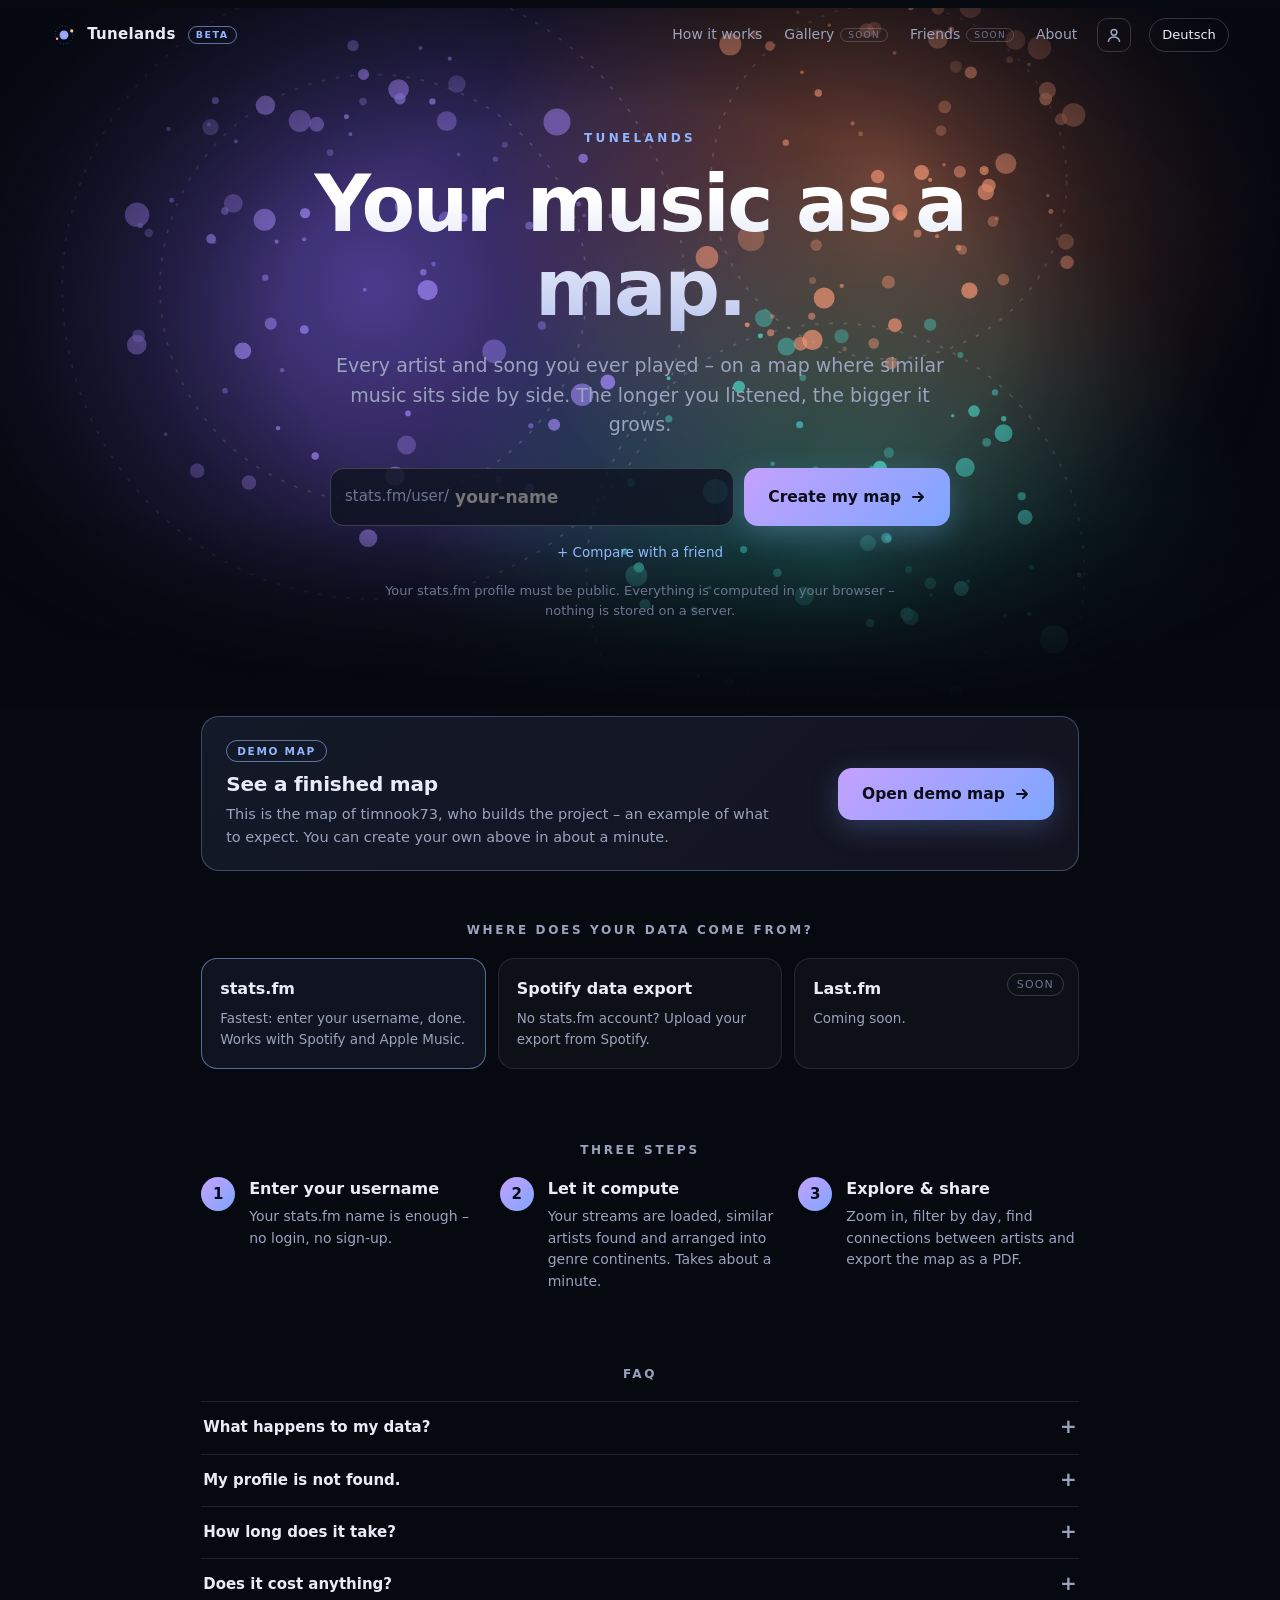
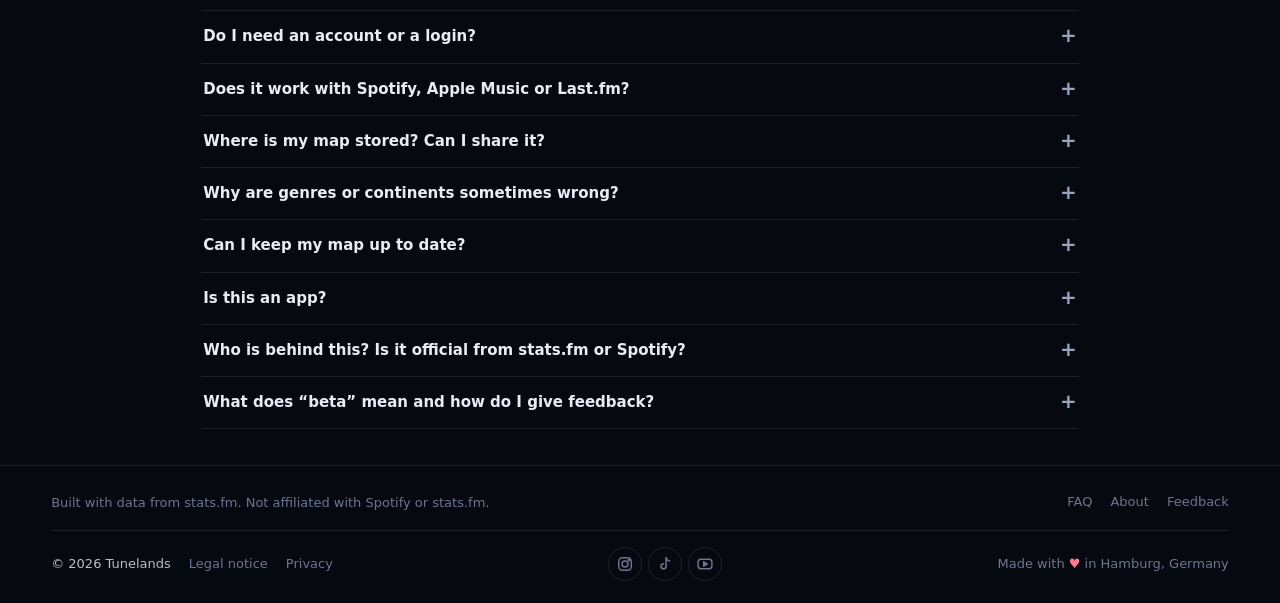
<file: index.html>
<!doctype html>
<html lang="de">
<head>
<meta charset="utf-8">
<meta name="viewport" content="width=device-width,initial-scale=1,viewport-fit=cover">
<meta name="color-scheme" content="dark">
<meta name="robots" content="noindex, nofollow">
<title>Klangkarte – deine Musik als Landkarte</title>
<meta name="description" content="Deine Hörhistorie als interaktive Landkarte: ähnliche Artists liegen nebeneinander, die Größe zeigt deine Hörzeit. Mit stats.fm in einer Minute erstellt.">
<meta property="og:title" content="Klangkarte – deine Musik als Landkarte">
<meta property="og:description" content="Jeder Artist, jeder Song, den du je gehört hast – als Karte.">
<link rel="icon" href="data:image/svg+xml,%3Csvg xmlns='http://www.w3.org/2000/svg' viewBox='0 0 64 64'%3E%3Cdefs%3E%3CradialGradient id='g'%3E%3Cstop offset='0' stop-color='%23c4a1ff'/%3E%3Cstop offset='1' stop-color='%237ea6ff'/%3E%3C/radialGradient%3E%3C/defs%3E%3Crect width='64' height='64' rx='14' fill='%230b0e18'/%3E%3Ccircle cx='32' cy='32' r='11' fill='url(%23g)'/%3E%3Ccircle cx='32' cy='32' r='22' fill='none' stroke='%237ea6ff' stroke-opacity='.5' stroke-dasharray='2 5' stroke-width='2'/%3E%3Ccircle cx='51' cy='22' r='4' fill='%23ffc9a3'/%3E%3Ccircle cx='15' cy='41' r='3' fill='%23ff9fb5'/%3E%3C/svg%3E">
<meta name="theme-color" content="#070910">
<link rel="manifest" href="manifest.webmanifest">
<link rel="apple-touch-icon" href="icon-180.png">
<link rel="stylesheet" href="app.css" data-landing-css>
<script>try{var l=localStorage.getItem('kk-lang')||(/^de/i.test(navigator.language||'')?'de':'en');document.documentElement.lang=l}catch(e){}</script>
</head>
<body>
<div id="landing">
  <header class="top"><a class="brand" href="./"><svg width="26" height="26" viewBox="0 0 64 64" aria-hidden="true"><defs><radialGradient id="lg"><stop offset="0" stop-color="#c4a1ff"/><stop offset="1" stop-color="#7ea6ff"/></radialGradient></defs><circle cx="32" cy="32" r="11" fill="url(#lg)"/><circle cx="32" cy="32" r="22" fill="none" stroke="#7ea6ff" stroke-opacity=".55" stroke-dasharray="2 5" stroke-width="2"/><circle cx="51" cy="22" r="4" fill="#ffc9a3"/><circle cx="15" cy="41" r="3" fill="#ff9fb5"/></svg><span class="l-de">Klangkarte</span><span class="l-en">Tunelands</span><span class="betachip" id="betachip" hidden>Beta</span></a><button id="menu" class="menubtn" type="button" aria-label="Menü" aria-expanded="false"><i></i><i></i><i></i></button><nav id="nav"><a href="how.html"><span class="l-de">So geht’s</span><span class="l-en">How it works</span></a><a href="gallery.html"><span class="l-de">Galerie</span><span class="l-en">Gallery</span><em class="soonchip"><span class="l-de">bald</span><span class="l-en">soon</span></em></a><a href="friends.html"><span class="l-de">Freunde</span><span class="l-en">Friends</span><em class="soonchip"><span class="l-de">bald</span><span class="l-en">soon</span></em></a><a href="about.html"><span class="l-de">Über uns</span><span class="l-en">About</span></a><a class="profbtn" href="profile.html" aria-label="Profil"><svg width="18" height="18" viewBox="0 0 20 20" fill="none" stroke="currentColor" stroke-width="1.7" stroke-linecap="round"><circle cx="10" cy="7" r="3.2"/><path d="M3.8 17c.8-3.2 3.3-4.8 6.2-4.8s5.4 1.6 6.2 4.8"/></svg></a><button id="lang" type="button"><span class="l-de">English</span><span class="l-en">Deutsch</span></button></nav></header>

  <main>
    <section class="hero">
      <div class="art" aria-hidden="true">
        <svg class="layer glow g1" viewBox="0 0 720 560" preserveAspectRatio="xMidYMid slice" style="transform-origin:29% 43%"><defs><radialGradient id="g1" cx="50%" cy="50%" r="50%"><stop offset="0" stop-color="#8a6bff" stop-opacity=".55"/><stop offset="1" stop-color="#8a6bff" stop-opacity="0"/></radialGradient></defs><circle cx="210" cy="240" r="260" fill="url(#g1)"/></svg>
        <svg class="layer glow g2" viewBox="0 0 720 560" preserveAspectRatio="xMidYMid slice" style="transform-origin:69% 32%"><defs><radialGradient id="g2" cx="50%" cy="50%" r="50%"><stop offset="0" stop-color="#ff8f6b" stop-opacity=".45"/><stop offset="1" stop-color="#ff8f6b" stop-opacity="0"/></radialGradient></defs><circle cx="500" cy="180" r="230" fill="url(#g2)"/></svg>
        <svg class="layer glow g3" viewBox="0 0 720 560" preserveAspectRatio="xMidYMid slice" style="transform-origin:65% 71%"><defs><radialGradient id="g3" cx="50%" cy="50%" r="50%"><stop offset="0" stop-color="#3fd6c4" stop-opacity=".4"/><stop offset="1" stop-color="#3fd6c4" stop-opacity="0"/></radialGradient></defs><circle cx="470" cy="400" r="240" fill="url(#g3)"/></svg>
        <svg class="layer orbs" viewBox="0 0 720 560" preserveAspectRatio="xMidYMid slice" fill="none" stroke="#fff" stroke-opacity=".16" stroke-dasharray="2 6"><circle cx="210" cy="240" r="120"/><circle cx="210" cy="240" r="175"/><circle cx="500" cy="180" r="100"/><circle cx="470" cy="400" r="140"/></svg>
        <svg class="layer drift d1" id="dots1" viewBox="0 0 720 560" preserveAspectRatio="xMidYMid slice"></svg><svg class="layer drift d2" id="dots2" viewBox="0 0 720 560" preserveAspectRatio="xMidYMid slice"></svg><svg class="layer drift d3" id="dots3" viewBox="0 0 720 560" preserveAspectRatio="xMidYMid slice"></svg>
        <svg class="layer tw t1" id="dotsT1" viewBox="0 0 720 560" preserveAspectRatio="xMidYMid slice"></svg><svg class="layer tw t2" id="dotsT2" viewBox="0 0 720 560" preserveAspectRatio="xMidYMid slice"></svg>
        <div class="vig"></div>
      </div>
      <div class="inner">
        <div class="kicker" data-i="hero.kicker">Klangkarte</div>
        <h1 data-i="hero.title">Deine Musik als Landkarte.</h1>
        <p class="lead" data-i="hero.lead">Jeder Artist, jeder Song, den du je gehört hast – als Karte.</p>
        <form id="gen" autocomplete="off">
          <label class="field"><span class="pre" data-i="in.prefix">stats.fm/user/</span><input id="user" name="user" type="text" inputmode="text" autocapitalize="none" autocorrect="off" spellcheck="false" data-ip="in.placeholder" placeholder="dein-name" aria-label="stats.fm"></label>
          <button class="go" type="submit"><span data-i="in.go">Karte erstellen</span><svg width="16" height="16" viewBox="0 0 16 16" fill="none" stroke="currentColor" stroke-width="2" stroke-linecap="round" stroke-linejoin="round"><path d="M3 8h10M9 4l4 4-4 4"/></svg></button>
        </form>
        <div class="cmpbox"><button type="button" id="cmp-toggle" class="linkbtn"><span data-i="in.cmp">+ Mit einem Freund vergleichen</span></button>
          <label class="field hidden" id="cmp-field"><span class="pre" data-i="in.prefix2">Freund auf stats.fm/user/</span><input id="friend" type="text" autocapitalize="none" autocorrect="off" spellcheck="false" data-ip="in.cmp.ph" placeholder="name-des-freundes" aria-label="stats.fm friend"></label></div>
        <p class="hint" data-i="in.hint">Dein stats.fm-Profil muss öffentlich sein.</p>
        <div id="recent" class="recent hidden"></div>
      </div>
    </section>

    <section class="demo" id="demo">
      <div class="dcard">
        <div class="dtxt"><span class="dbadge" data-i="demo.badge">Demo-Karte</span><h2 data-i="demo.title">Schau dir eine fertige Karte an</h2><p data-i="demo.d">Das ist die Karte von timnook73, der das Projekt baut – als Beispiel, was dich erwartet. Deine eigene Karte erstellst du oben in einer Minute.</p></div>
        <a id="demo-go" class="go ghostgo" href="https://timnook73.github.io/Klangkarte-App/" rel="noopener"><span data-i="demo.go">Demo-Karte öffnen</span><svg width="16" height="16" viewBox="0 0 16 16" fill="none" stroke="currentColor" stroke-width="2" stroke-linecap="round" stroke-linejoin="round"><path d="M3 8h10M9 4l4 4-4 4"/></svg></a>
      </div>
    </section>

    <section class="sources">
      <h2 data-i="src.title">Woher kommen deine Daten?</h2>
      <div class="cards">
        <button class="src on" data-src="statsfm" type="button"><b data-i="src.statsfm">stats.fm</b><span data-i="src.statsfm.d">Am schnellsten</span></button>
        <button class="src" data-src="spotify" id="src-spotify" type="button"><b data-i="src.spotify">Spotify-Datenexport</b><span data-i="src.spotify.d"></span></button>
        <button class="src dis" data-src="lastfm" type="button" disabled><b data-i="src.lastfm">Last.fm</b><span data-i="src.lastfm.d"></span><em data-i="src.soon">bald</em></button>
      </div>
    </section>

    <section id="how" class="how">
      <h2 data-i="how.title">In drei Schritten</h2>
      <ol>
        <li><b>1</b><div><h3 data-i="how.1">Nutzername eingeben</h3><p data-i="how.1d"></p></div></li>
        <li><b>2</b><div><h3 data-i="how.2">Berechnen lassen</h3><p data-i="how.2d"></p></div></li>
        <li><b>3</b><div><h3 data-i="how.3">Erkunden &amp; teilen</h3><p data-i="how.3d"></p></div></li>
      </ol>
    </section>

    <section id="faq" class="faq">
      <h2 data-i="faq.title">Fragen</h2>
      <details><summary data-i="faq.q1">Was passiert mit meinen Daten?</summary><p data-i="faq.a1"></p></details>
      <details><summary data-i="faq.q2">Mein Profil wird nicht gefunden.</summary><p data-i="faq.a2"></p></details>
      <details><summary data-i="faq.q3">Wie lange dauert es?</summary><p data-i="faq.a3"></p></details>
      <details><summary data-i="faq.q4">Kostet das etwas?</summary><p data-i="faq.a4"></p></details>
      <details><summary data-i="faq.q5">x</summary><p data-i="faq.a5"></p></details>
      <details><summary data-i="faq.q6">x</summary><p data-i="faq.a6"></p></details>
      <details><summary data-i="faq.q7">x</summary><p data-i="faq.a7"></p></details>
      <details><summary data-i="faq.q8">x</summary><p data-i="faq.a8"></p></details>
      <details><summary data-i="faq.q9">x</summary><p data-i="faq.a9"></p></details>
      <details><summary data-i="faq.q10">x</summary><p data-i="faq.a10"></p></details>
      <details><summary data-i="faq.q11">x</summary><p data-i="faq.a11"></p></details>
      <details><summary data-i="faq.q12">x</summary><p data-i="faq.a12"></p></details>
    </section>
  </main>

  <footer><div class="f-top"><p class="f-note"><span class="l-de">Gebaut mit Daten von stats.fm. Nicht mit Spotify oder stats.fm verbunden.</span><span class="l-en">Built with data from stats.fm. Not affiliated with Spotify or stats.fm.</span></p><nav class="f-links" aria-label="Footer"><a href="index.html#faq"><span class="l-de">Fragen</span><span class="l-en">FAQ</span></a><a href="about.html"><span class="l-de">Über uns</span><span class="l-en">About</span></a><a id="foot-donate" class="hidden" href="#" target="_blank" rel="noopener"><span class="l-de">Projekt unterstützen</span><span class="l-en">Support the project</span></a><a id="foot-fb" class="hidden" href="#" target="_blank" rel="noopener">Feedback</a></nav></div><div class="f-bot"><span class="f-copy"><span>© 2026 Tunelands</span><a href="impressum.html"><span class="l-de">Impressum</span><span class="l-en">Legal notice</span></a><a href="datenschutz.html"><span class="l-de">Datenschutz</span><span class="l-en">Privacy</span></a></span><span class="f-soc" id="footsocial"><a class="fsoc-instagram" href="https://www.instagram.com/tunelands" target="_blank" rel="noopener" aria-label="Instagram" title="Instagram"><svg width="18" height="18" viewBox="0 0 20 20" fill="none" stroke="currentColor" stroke-width="1.6" stroke-linecap="round" stroke-linejoin="round"><rect x="3" y="3" width="14" height="14" rx="4.2"/><circle cx="10" cy="10" r="3.3"/><circle cx="14.3" cy="5.7" r=".7" fill="currentColor"/></svg></a><a class="fsoc-tiktok" href="https://www.tiktok.com/@tunelands_maps" target="_blank" rel="noopener" aria-label="TikTok" title="TikTok"><svg width="18" height="18" viewBox="0 0 20 20" fill="none" stroke="currentColor" stroke-width="1.7" stroke-linecap="round" stroke-linejoin="round"><path d="M11.2 3v9.6a2.8 2.8 0 1 1-2.8-2.8"/><path d="M11.2 3c.3 2.1 1.7 3.5 4 3.7"/></svg></a><a class="fsoc-youtube" href="https://youtube.com/@tunelands-g3m" target="_blank" rel="noopener" aria-label="YouTube" title="YouTube"><svg width="18" height="18" viewBox="0 0 20 20" fill="none" stroke="currentColor" stroke-width="1.6" stroke-linejoin="round"><rect x="2.3" y="4.8" width="15.4" height="10.4" rx="3.2"/><path d="M8.5 7.5v5l4.3-2.5z" fill="currentColor"/></svg></a></span><span class="f-made">Made with <b>♥</b> in Hamburg, Germany</span></div></footer>
</div>

<div id="progress" role="status" aria-live="polite">
  <div class="card">
    <div class="kicker" data-i="brand">Klangkarte</div>
    <h2 data-i="p.title">Deine Musik wird kartiert …</h2>
    <ol id="psteps">
      <li id="ps-profile" data-state="wait"><span class="dot"></span><div><b data-i="p.profile">Profil laden</b><span class="sub"></span><div class="bar"><i></i></div></div></li>
      <li id="ps-read" data-state="wait" class="hidden"><span class="dot"></span><div><b data-i="p.read">Datei lesen</b><span class="sub"></span><div class="bar"><i></i></div></div></li>
      <li id="ps-lookup" data-state="wait" class="hidden"><span class="dot"></span><div><b data-i="p.lookup">Artists und Cover nachschlagen</b><span class="sub"></span><div class="bar"><i></i></div></div></li>
      <li id="ps-streams" data-state="wait"><span class="dot"></span><div><b data-i="p.streams">Streams laden</b><span class="sub"></span><div class="bar"><i></i></div></div></li>
      <li id="ps-compute" data-state="wait"><span class="dot"></span><div><b data-i="p.compute">Karte berechnen</b><span class="sub"></span><div class="bar"><i></i></div></div></li>
      <li id="ps-images" data-state="wait"><span class="dot"></span><div><b data-i="p.images">Cover laden</b><span class="sub"></span><div class="bar"><i></i></div></div></li>
    </ol>
    <button id="pcancel" type="button" class="ghost" data-i="p.cancel">Abbrechen</button>
    <div id="perr" class="hidden"><h3 data-i="err.title">Das hat leider nicht geklappt</h3><p id="perr-msg"></p><button id="perr-back" type="button" class="go" data-i="err.back">Zurück</button></div>
  </div>
</div>

<div id="spmodal" class="modal" role="dialog" aria-modal="true" aria-labelledby="sp-h"><div class="card">
  <button class="mx" id="sp-close" type="button" aria-label="Close">×</button>
  <h2 id="sp-h" data-i="sp.title">Spotify-Datenexport</h2>
  <p class="lead2" data-i="sp.lead">Lade deinen Streaming-Verlauf von Spotify hoch. Die Dateien bleiben auf deinem Gerät; nur Künstlernamen werden bei stats.fm nachgeschlagen, um Genres und Cover zu finden.</p>
  <details class="how2"><summary data-i="sp.how">So bekommst du den Export</summary>
    <ol><li data-i="sp.s1">Öffne spotify.com/account/privacy und melde dich an.</li><li data-i="sp.s2">Wähle „Erweiterter Streaming-Verlauf“ (Extended streaming history) und fordere die Daten an.</li><li data-i="sp.s3">Spotify schickt dir eine E-Mail mit einem Download-Link. Das dauert meist ein paar Tage, manchmal bis zu 30 Tage.</li><li data-i="sp.s4">Lade die ZIP-Datei herunter und wähle sie unten aus, oder die Dateien „Streaming_History_Audio_….json“ daraus.</li></ol>
  </details>
  <label class="drop" id="sp-drop"><input id="sp-files" type="file" accept=".zip,.json,application/json,application/zip" multiple><span id="sp-drop-t" data-i="sp.drop">ZIP oder JSON-Dateien hierher ziehen oder auswählen</span></label>
  <label class="nm"><span data-i="sp.name">Anzeigename</span><input id="sp-name" type="text" maxlength="40" data-ip="sp.name.ph" placeholder="Mein Spotify"></label>
  <p id="sp-err" class="sperr hidden"></p>
  <div class="mrow"><button id="sp-go" class="go" type="button" disabled data-i="in.go">Karte erstellen</button></div>
</div></div>
<script src="config.js"></script>
<script src="pipeline.js"></script>
<script src="atlas.js"></script>
<script src="app.js"></script>
<script src="site.js"></script>
</body>
</html>
</file>
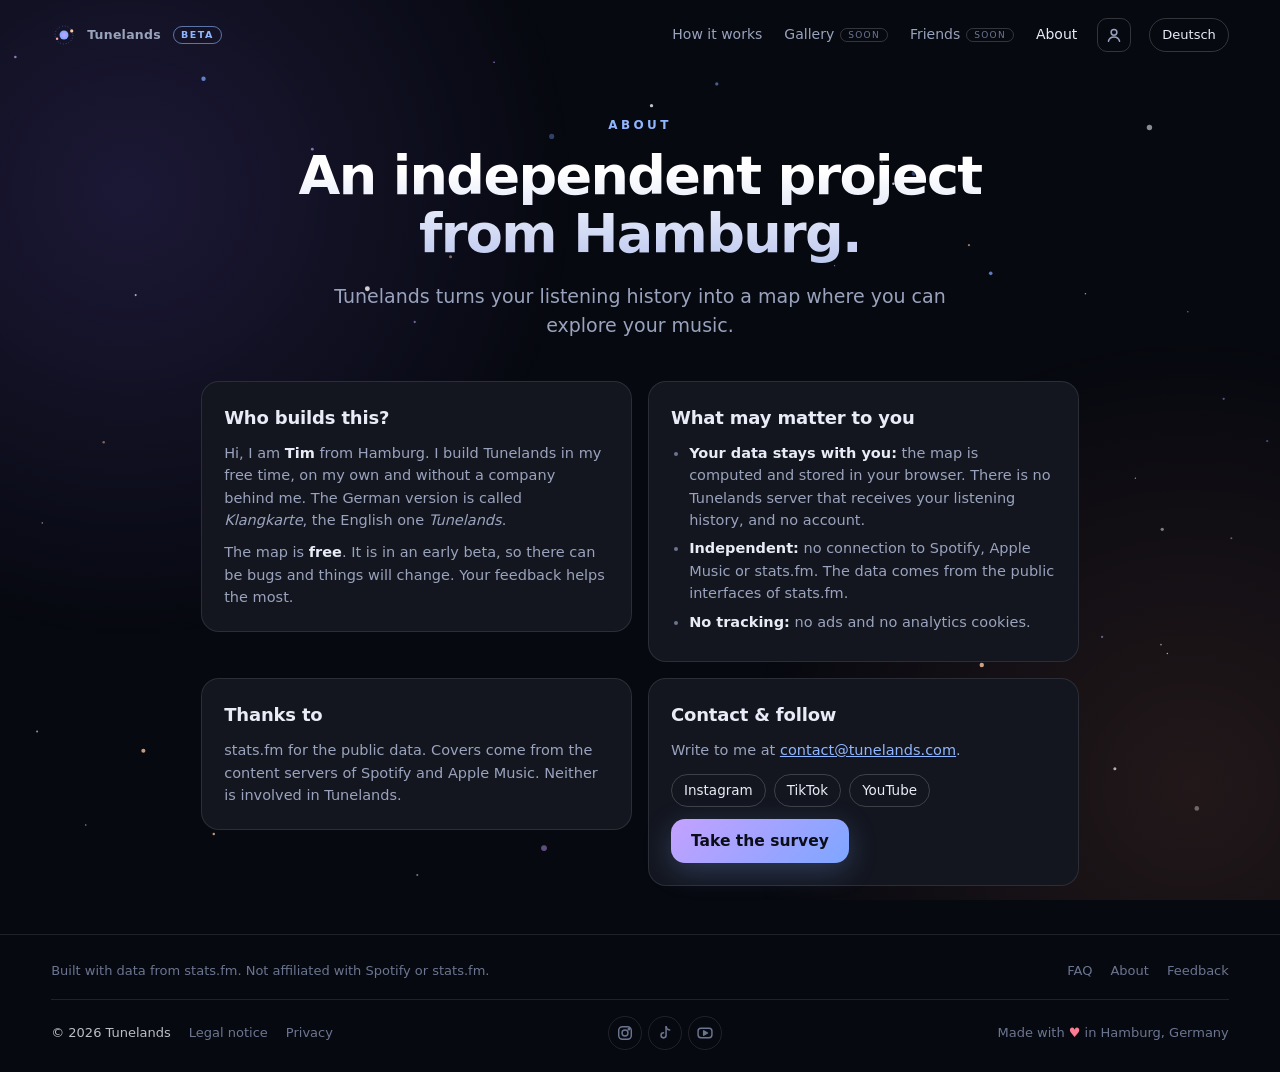
<file: about.html>
<!doctype html>
<html lang="de">
<head>
<meta charset="utf-8">
<meta name="viewport" content="width=device-width,initial-scale=1,viewport-fit=cover">
<meta name="color-scheme" content="dark">
<meta name="robots" content="noindex, nofollow">
<title>Über uns – Klangkarte</title>
<meta name="description" content="Wer hinter Klangkarte / Tunelands steckt und wofür das Projekt steht.">
<link rel="icon" href="data:image/svg+xml,%3Csvg xmlns='http://www.w3.org/2000/svg' viewBox='0 0 64 64'%3E%3Cdefs%3E%3CradialGradient id='g'%3E%3Cstop offset='0' stop-color='%23c4a1ff'/%3E%3Cstop offset='1' stop-color='%237ea6ff'/%3E%3C/radialGradient%3E%3C/defs%3E%3Crect width='64' height='64' rx='14' fill='%230b0e18'/%3E%3Ccircle cx='32' cy='32' r='11' fill='url(%23g)'/%3E%3Ccircle cx='32' cy='32' r='22' fill='none' stroke='%237ea6ff' stroke-opacity='.5' stroke-dasharray='2 5' stroke-width='2'/%3E%3C/svg%3E">
<meta name="theme-color" content="#070910">
<link rel="manifest" href="manifest.webmanifest">
<link rel="apple-touch-icon" href="icon-180.png">
<link rel="stylesheet" href="app.css">
<script>try{var l=localStorage.getItem('kk-lang')||(/^de/i.test(navigator.language||'')?'de':'en');document.documentElement.lang=l}catch(e){}</script>
</head>
<body class="sub" data-title-de="Über uns – Klangkarte" data-title-en="About – Tunelands" data-desc-de="Wer hinter Klangkarte / Tunelands steckt und wofür das Projekt steht." data-desc-en="Who is behind Klangkarte / Tunelands and what the project stands for.">
<div id="landing">
<header class="top"><a class="brand" href="./"><svg width="26" height="26" viewBox="0 0 64 64" aria-hidden="true"><defs><radialGradient id="lg"><stop offset="0" stop-color="#c4a1ff"/><stop offset="1" stop-color="#7ea6ff"/></radialGradient></defs><circle cx="32" cy="32" r="11" fill="url(#lg)"/><circle cx="32" cy="32" r="22" fill="none" stroke="#7ea6ff" stroke-opacity=".55" stroke-dasharray="2 5" stroke-width="2"/><circle cx="51" cy="22" r="4" fill="#ffc9a3"/><circle cx="15" cy="41" r="3" fill="#ff9fb5"/></svg><span class="l-de">Klangkarte</span><span class="l-en">Tunelands</span><span class="betachip" id="betachip" hidden>Beta</span></a><button id="menu" class="menubtn" type="button" aria-label="Menü" aria-expanded="false"><i></i><i></i><i></i></button><nav id="nav"><a href="how.html"><span class="l-de">So geht’s</span><span class="l-en">How it works</span></a><a href="gallery.html"><span class="l-de">Galerie</span><span class="l-en">Gallery</span><em class="soonchip"><span class="l-de">bald</span><span class="l-en">soon</span></em></a><a href="friends.html"><span class="l-de">Freunde</span><span class="l-en">Friends</span><em class="soonchip"><span class="l-de">bald</span><span class="l-en">soon</span></em></a><a href="about.html" class="on"><span class="l-de">Über uns</span><span class="l-en">About</span></a><a class="profbtn" href="profile.html" aria-label="Profil"><svg width="18" height="18" viewBox="0 0 20 20" fill="none" stroke="currentColor" stroke-width="1.7" stroke-linecap="round"><circle cx="10" cy="7" r="3.2"/><path d="M3.8 17c.8-3.2 3.3-4.8 6.2-4.8s5.4 1.6 6.2 4.8"/></svg></a><button id="lang" type="button"><span class="l-de">English</span><span class="l-en">Deutsch</span></button></nav></header>
<main>
<section class="phero"><div class="pin"><div class="kicker"><span class="l-de">Über uns</span><span class="l-en">About</span></div><h1><span class="l-de">Ein unabhängiges Projekt aus Hamburg.</span><span class="l-en">An independent project from Hamburg.</span></h1><p class="lead"><span class="l-de">Tunelands macht aus deinem Hörverlauf eine Landkarte, in der du deine Musik entdecken kannst.</span><span class="l-en">Tunelands turns your listening history into a map where you can explore your music.</span></p></div></section><section class="psec pgrid"><article class="pcard"><h2><span class="l-de">Wer baut das?</span><span class="l-en">Who builds this?</span></h2><div class="ptxt"><div class="l-de"><p>Hallo, ich bin <b>Tim</b> aus Hamburg. Ich baue Tunelands in meiner Freizeit, allein und ohne Firma im Rücken. Die deutsche Fassung heißt <i>Klangkarte</i>, die englische <i>Tunelands</i>.</p><p>Die Karte ist <b>kostenlos</b>. Sie ist noch in einer frühen Beta, deshalb kann es Fehler geben und Dinge ändern sich. Dein Feedback hilft dabei am meisten.</p></div><div class="l-en"><p>Hi, I am <b>Tim</b> from Hamburg. I build Tunelands in my free time, on my own and without a company behind me. The German version is called <i>Klangkarte</i>, the English one <i>Tunelands</i>.</p><p>The map is <b>free</b>. It is in an early beta, so there can be bugs and things will change. Your feedback helps the most.</p></div></div></article><article class="pcard"><h2><span class="l-de">Was dir wichtig sein kann</span><span class="l-en">What may matter to you</span></h2><div class="ptxt"><div class="l-de"><ul><li><b>Deine Daten bleiben bei dir:</b> Die Karte wird in deinem Browser berechnet und dort gespeichert. Es gibt keinen Server von Tunelands, der deinen Hörverlauf bekommt, und kein Konto.</li><li><b>Unabhängig:</b> keine Verbindung zu Spotify, Apple Music oder stats.fm. Die Daten kommen aus den öffentlichen Schnittstellen von stats.fm.</li><li><b>Kein Tracking:</b> keine Werbung und keine Analyse-Cookies.</li></ul></div><div class="l-en"><ul><li><b>Your data stays with you:</b> the map is computed and stored in your browser. There is no Tunelands server that receives your listening history, and no account.</li><li><b>Independent:</b> no connection to Spotify, Apple Music or stats.fm. The data comes from the public interfaces of stats.fm.</li><li><b>No tracking:</b> no ads and no analytics cookies.</li></ul></div></div></article><article class="pcard"><h2><span class="l-de">Danke an</span><span class="l-en">Thanks to</span></h2><div class="ptxt"><div class="l-de"><p>stats.fm für die öffentlichen Daten. Die Cover stammen von den Content-Servern von Spotify und Apple Music. Beide sind nicht an Tunelands beteiligt.</p></div><div class="l-en"><p>stats.fm for the public data. Covers come from the content servers of Spotify and Apple Music. Neither is involved in Tunelands.</p></div></div></article><article class="pcard"><h2><span class="l-de">Kontakt & Folgen</span><span class="l-en">Contact & follow</span></h2><div class="ptxt"><p><span class="l-de">Schreib mir an</span><span class="l-en">Write to me at</span> <a href="mailto:contact@tunelands.com">contact@tunelands.com</a>.</p><p class="social" id="aboutsocial"></p><p><a class="go ghostgo" id="about-fb" href="#" target="_blank" rel="noopener"><span class="l-de">Zur Umfrage</span><span class="l-en">Take the survey</span></a></p></div></article></section>
</main>
<footer><div class="f-top"><p class="f-note"><span class="l-de">Gebaut mit Daten von stats.fm. Nicht mit Spotify oder stats.fm verbunden.</span><span class="l-en">Built with data from stats.fm. Not affiliated with Spotify or stats.fm.</span></p><nav class="f-links" aria-label="Footer"><a href="index.html#faq"><span class="l-de">Fragen</span><span class="l-en">FAQ</span></a><a href="about.html"><span class="l-de">Über uns</span><span class="l-en">About</span></a><a id="foot-donate" class="hidden" href="#" target="_blank" rel="noopener"><span class="l-de">Projekt unterstützen</span><span class="l-en">Support the project</span></a><a id="foot-fb" class="hidden" href="#" target="_blank" rel="noopener">Feedback</a></nav></div><div class="f-bot"><span class="f-copy"><span>© 2026 Tunelands</span><a href="impressum.html"><span class="l-de">Impressum</span><span class="l-en">Legal notice</span></a><a href="datenschutz.html"><span class="l-de">Datenschutz</span><span class="l-en">Privacy</span></a></span><span class="f-soc" id="footsocial"><a class="fsoc-instagram" href="https://www.instagram.com/tunelands" target="_blank" rel="noopener" aria-label="Instagram" title="Instagram"><svg width="18" height="18" viewBox="0 0 20 20" fill="none" stroke="currentColor" stroke-width="1.6" stroke-linecap="round" stroke-linejoin="round"><rect x="3" y="3" width="14" height="14" rx="4.2"/><circle cx="10" cy="10" r="3.3"/><circle cx="14.3" cy="5.7" r=".7" fill="currentColor"/></svg></a><a class="fsoc-tiktok" href="https://www.tiktok.com/@tunelands_maps" target="_blank" rel="noopener" aria-label="TikTok" title="TikTok"><svg width="18" height="18" viewBox="0 0 20 20" fill="none" stroke="currentColor" stroke-width="1.7" stroke-linecap="round" stroke-linejoin="round"><path d="M11.2 3v9.6a2.8 2.8 0 1 1-2.8-2.8"/><path d="M11.2 3c.3 2.1 1.7 3.5 4 3.7"/></svg></a><a class="fsoc-youtube" href="https://youtube.com/@tunelands-g3m" target="_blank" rel="noopener" aria-label="YouTube" title="YouTube"><svg width="18" height="18" viewBox="0 0 20 20" fill="none" stroke="currentColor" stroke-width="1.6" stroke-linejoin="round"><rect x="2.3" y="4.8" width="15.4" height="10.4" rx="3.2"/><path d="M8.5 7.5v5l4.3-2.5z" fill="currentColor"/></svg></a></span><span class="f-made">Made with <b>♥</b> in Hamburg, Germany</span></div></footer>
</div>
<script src="config.js"></script>
<script src="site.js"></script>
</body>
</html>
</file>
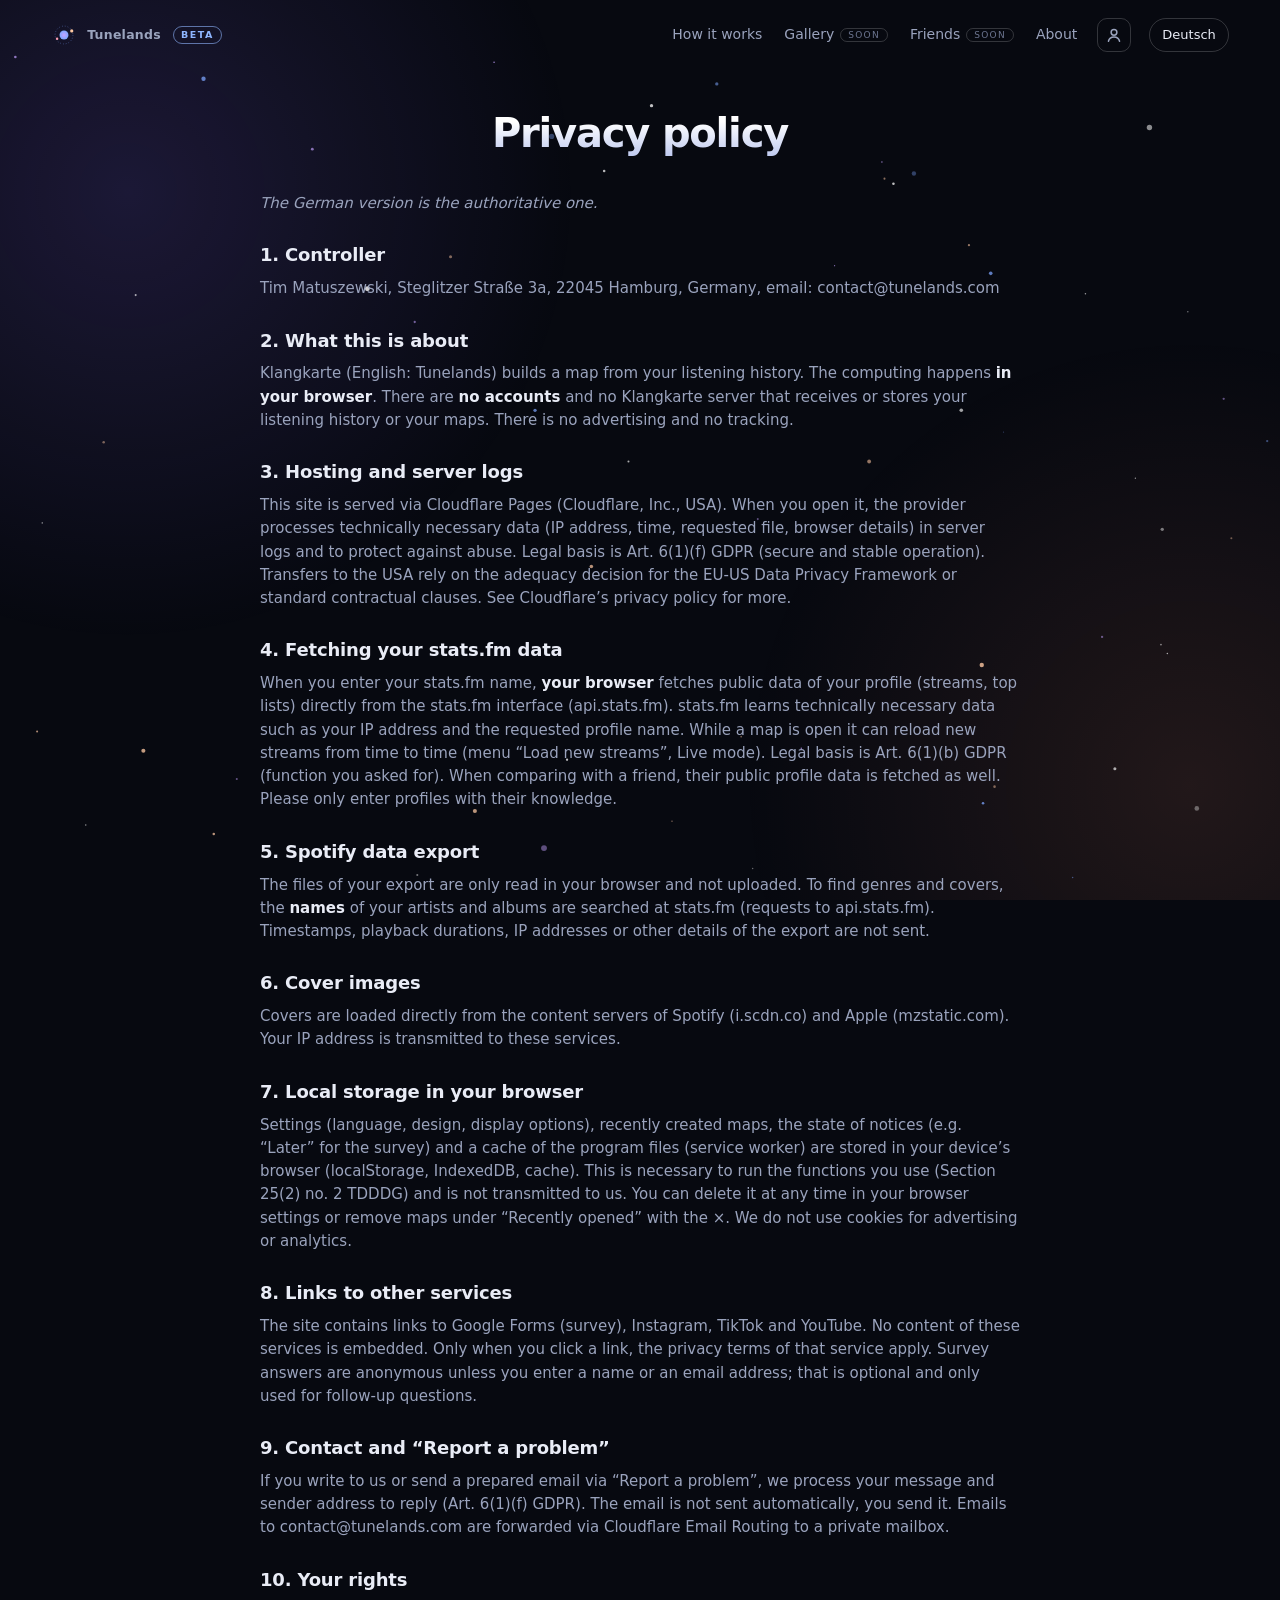
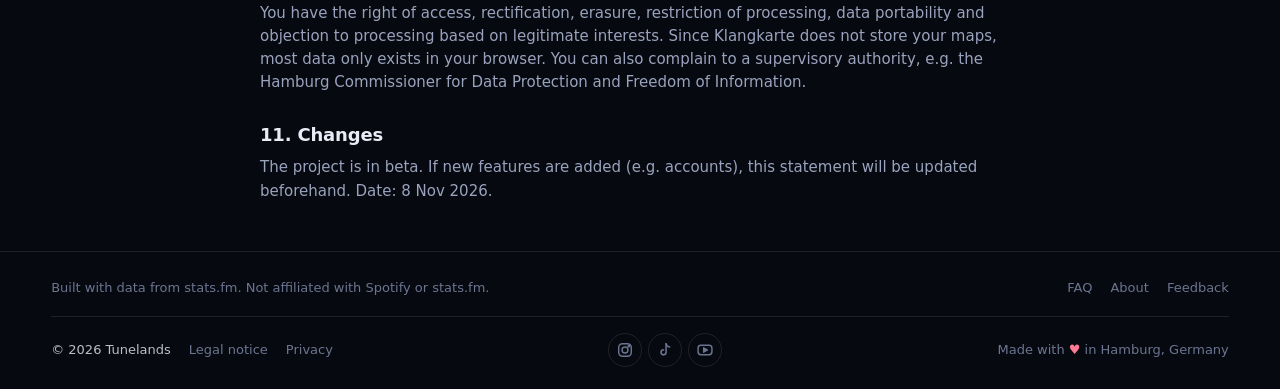
<file: datenschutz.html>
<!doctype html>
<html lang="de">
<head>
<meta charset="utf-8">
<meta name="viewport" content="width=device-width,initial-scale=1,viewport-fit=cover">
<meta name="color-scheme" content="dark">
<meta name="robots" content="noindex, nofollow">
<title>Datenschutz – Klangkarte</title>
<meta name="description" content="Datenschutzerklärung.">
<link rel="icon" href="data:image/svg+xml,%3Csvg xmlns='http://www.w3.org/2000/svg' viewBox='0 0 64 64'%3E%3Cdefs%3E%3CradialGradient id='g'%3E%3Cstop offset='0' stop-color='%23c4a1ff'/%3E%3Cstop offset='1' stop-color='%237ea6ff'/%3E%3C/radialGradient%3E%3C/defs%3E%3Crect width='64' height='64' rx='14' fill='%230b0e18'/%3E%3Ccircle cx='32' cy='32' r='11' fill='url(%23g)'/%3E%3Ccircle cx='32' cy='32' r='22' fill='none' stroke='%237ea6ff' stroke-opacity='.5' stroke-dasharray='2 5' stroke-width='2'/%3E%3C/svg%3E">
<meta name="theme-color" content="#070910">
<link rel="manifest" href="manifest.webmanifest">
<link rel="apple-touch-icon" href="icon-180.png">
<link rel="stylesheet" href="app.css">
<script>try{var l=localStorage.getItem('kk-lang')||(/^de/i.test(navigator.language||'')?'de':'en');document.documentElement.lang=l}catch(e){}</script>
</head>
<body class="sub" data-title-de="Datenschutz – Klangkarte" data-title-en="Privacy – Tunelands" data-desc-de="Datenschutzerklärung." data-desc-en="Privacy policy.">
<div id="landing">
<header class="top"><a class="brand" href="./"><svg width="26" height="26" viewBox="0 0 64 64" aria-hidden="true"><defs><radialGradient id="lg"><stop offset="0" stop-color="#c4a1ff"/><stop offset="1" stop-color="#7ea6ff"/></radialGradient></defs><circle cx="32" cy="32" r="11" fill="url(#lg)"/><circle cx="32" cy="32" r="22" fill="none" stroke="#7ea6ff" stroke-opacity=".55" stroke-dasharray="2 5" stroke-width="2"/><circle cx="51" cy="22" r="4" fill="#ffc9a3"/><circle cx="15" cy="41" r="3" fill="#ff9fb5"/></svg><span class="l-de">Klangkarte</span><span class="l-en">Tunelands</span><span class="betachip" id="betachip" hidden>Beta</span></a><button id="menu" class="menubtn" type="button" aria-label="Menü" aria-expanded="false"><i></i><i></i><i></i></button><nav id="nav"><a href="how.html"><span class="l-de">So geht’s</span><span class="l-en">How it works</span></a><a href="gallery.html"><span class="l-de">Galerie</span><span class="l-en">Gallery</span><em class="soonchip"><span class="l-de">bald</span><span class="l-en">soon</span></em></a><a href="friends.html"><span class="l-de">Freunde</span><span class="l-en">Friends</span><em class="soonchip"><span class="l-de">bald</span><span class="l-en">soon</span></em></a><a href="about.html"><span class="l-de">Über uns</span><span class="l-en">About</span></a><a class="profbtn" href="profile.html" aria-label="Profil"><svg width="18" height="18" viewBox="0 0 20 20" fill="none" stroke="currentColor" stroke-width="1.7" stroke-linecap="round"><circle cx="10" cy="7" r="3.2"/><path d="M3.8 17c.8-3.2 3.3-4.8 6.2-4.8s5.4 1.6 6.2 4.8"/></svg></a><button id="lang" type="button"><span class="l-de">English</span><span class="l-en">Deutsch</span></button></nav></header>
<main>
<section class="phero small"><div class="pin"><h1><span class="l-de">Datenschutzerklärung</span><span class="l-en">Privacy policy</span></h1></div></section><section class="psec legal"><div class="legaltxt"><div class="l-de">
<h2>1. Verantwortlicher</h2>
<p>Tim Matuszewski, Steglitzer Straße 3a, 22045 Hamburg, E-Mail: contact@tunelands.com</p>
<h2>2. Worum es geht</h2>
<p>Klangkarte (englisch: Tunelands) erstellt aus deinem Hörverlauf eine Karte. Das Rechnen passiert <b>in deinem Browser</b>. Es gibt <b>keine Konten</b> und keinen Server von Klangkarte, der deinen Hörverlauf oder deine Karten empfängt oder speichert. Es gibt keine Werbung und kein Tracking.</p>
<h2>3. Hosting und Server-Protokolle</h2>
<p>Diese Seite wird über Cloudflare Pages (Cloudflare, Inc., USA) bereitgestellt. Beim Aufruf verarbeitet der Anbieter technisch notwendige Daten (IP-Adresse, Zeitpunkt, aufgerufene Datei, Browserangaben) in Server-Protokollen und zum Schutz vor Missbrauch. Rechtsgrundlage ist Art. 6 Abs. 1 lit. f DSGVO (sicherer und stabiler Betrieb). Eine Übermittlung in die USA stützt sich auf den Angemessenheitsbeschluss zum EU-US Data Privacy Framework bzw. Standardvertragsklauseln. Mehr in der Datenschutzerklärung von Cloudflare.</p>
<h2>4. Abruf deiner stats.fm-Daten</h2>
<p>Wenn du deinen stats.fm-Namen eingibst, ruft <b>dein Browser</b> öffentliche Daten deines Profils (Streams, Top-Listen) direkt bei der stats.fm-Schnittstelle (api.stats.fm) ab. Dabei erfährt stats.fm technisch notwendige Daten wie deine IP-Adresse und den angefragten Profilnamen. Ist eine Karte geöffnet, kann sie in Abständen neue Streams nachladen (Menü „Neue Streams laden“, Live-Modus). Rechtsgrundlage ist Art. 6 Abs. 1 lit. b DSGVO (von dir gewünschte Funktion). Beim Vergleich mit einem Freund werden auch dessen öffentliche Profildaten abgerufen. Bitte gib nur Profile an, mit deren Wissen.</p>
<h2>5. Spotify-Datenexport</h2>
<p>Die Dateien deines Exports werden nur in deinem Browser gelesen und nicht hochgeladen. Damit Genres und Cover gefunden werden, werden die <b>Namen</b> deiner Artists und Alben bei stats.fm gesucht (Anfragen an api.stats.fm). Zeitpunkte, Wiedergabedauern, IP-Adressen oder andere Angaben des Exports werden dabei nicht gesendet.</p>
<h2>6. Cover-Bilder</h2>
<p>Die Cover werden direkt von den Content-Servern von Spotify (i.scdn.co) bzw. Apple (mzstatic.com) geladen. Dabei wird deine IP-Adresse an diese Dienste übertragen.</p>
<h2>7. Lokaler Speicher im Browser</h2>
<p>Einstellungen (Sprache, Design, Anzeigeoptionen), zuletzt erstellte Karten, der Zustand von Hinweisen (z. B. „Später“ bei der Umfrage) und ein Zwischenspeicher der Programmdateien (Service Worker) liegen im Browser deines Geräts (localStorage, IndexedDB, Cache). Das ist für den Betrieb der von dir genutzten Funktionen erforderlich (§ 25 Abs. 2 Nr. 2 TDDDG) und wird nicht an uns übertragen. Du kannst es jederzeit in den Browser-Einstellungen löschen oder unter „Zuletzt geöffnet“ mit dem × entfernen. Wir setzen keine Cookies zu Werbung oder Analyse ein.</p>
<h2>8. Links zu anderen Diensten</h2>
<p>Die Seite enthält Links zu Google Formulare (Umfrage), zu Instagram, TikTok und YouTube<span class="kofi-only hidden"> und zu Ko-fi (freiwillige Unterstützung)</span>. Es werden keine Inhalte dieser Dienste eingebettet. Erst wenn du einen Link anklickst, gelten die Datenschutzbestimmungen des jeweiligen Dienstes. Antworten in der Umfrage sind anonym, solange du keinen Namen oder keine E-Mail-Adresse einträgst; diese Angabe ist freiwillig und dient nur für Rückfragen.</p>
<h2>9. Kontakt und „Fehler melden“</h2>
<p>Wenn du uns schreibst oder über „Fehler melden“ eine vorbereitete E-Mail abschickst, verarbeiten wir deine Nachricht und Absenderadresse, um sie zu beantworten (Art. 6 Abs. 1 lit. f DSGVO). Die E-Mail wird nicht automatisch gesendet, sondern von dir. E-Mails an contact@tunelands.com werden über Cloudflare Email Routing an ein privates Postfach weitergeleitet.</p>
<h2>10. Deine Rechte</h2>
<p>Du hast das Recht auf Auskunft, Berichtigung, Löschung, Einschränkung der Verarbeitung, Datenübertragbarkeit und Widerspruch gegen Verarbeitungen auf Grundlage berechtigter Interessen. Da Klangkarte deine Karten nicht speichert, liegen die meisten Daten nur bei dir im Browser. Du kannst dich außerdem bei einer Aufsichtsbehörde beschweren, z. B. beim Hamburgischen Beauftragten für Datenschutz und Informationsfreiheit.</p>
<h2>11. Änderungen</h2>
<p>Das Projekt befindet sich in der Beta. Kommen neue Funktionen hinzu (z. B. Konten), wird diese Erklärung vorher angepasst. Stand: 08.11.2026.</p>
</div><div class="l-en">
<p><i>The German version is the authoritative one.</i></p>
<h2>1. Controller</h2>
<p>Tim Matuszewski, Steglitzer Straße 3a, 22045 Hamburg, Germany, email: contact@tunelands.com</p>
<h2>2. What this is about</h2>
<p>Klangkarte (English: Tunelands) builds a map from your listening history. The computing happens <b>in your browser</b>. There are <b>no accounts</b> and no Klangkarte server that receives or stores your listening history or your maps. There is no advertising and no tracking.</p>
<h2>3. Hosting and server logs</h2>
<p>This site is served via Cloudflare Pages (Cloudflare, Inc., USA). When you open it, the provider processes technically necessary data (IP address, time, requested file, browser details) in server logs and to protect against abuse. Legal basis is Art. 6(1)(f) GDPR (secure and stable operation). Transfers to the USA rely on the adequacy decision for the EU-US Data Privacy Framework or standard contractual clauses. See Cloudflare’s privacy policy for more.</p>
<h2>4. Fetching your stats.fm data</h2>
<p>When you enter your stats.fm name, <b>your browser</b> fetches public data of your profile (streams, top lists) directly from the stats.fm interface (api.stats.fm). stats.fm learns technically necessary data such as your IP address and the requested profile name. While a map is open it can reload new streams from time to time (menu “Load new streams”, Live mode). Legal basis is Art. 6(1)(b) GDPR (function you asked for). When comparing with a friend, their public profile data is fetched as well. Please only enter profiles with their knowledge.</p>
<h2>5. Spotify data export</h2>
<p>The files of your export are only read in your browser and not uploaded. To find genres and covers, the <b>names</b> of your artists and albums are searched at stats.fm (requests to api.stats.fm). Timestamps, playback durations, IP addresses or other details of the export are not sent.</p>
<h2>6. Cover images</h2>
<p>Covers are loaded directly from the content servers of Spotify (i.scdn.co) and Apple (mzstatic.com). Your IP address is transmitted to these services.</p>
<h2>7. Local storage in your browser</h2>
<p>Settings (language, design, display options), recently created maps, the state of notices (e.g. “Later” for the survey) and a cache of the program files (service worker) are stored in your device’s browser (localStorage, IndexedDB, cache). This is necessary to run the functions you use (Section 25(2) no. 2 TDDDG) and is not transmitted to us. You can delete it at any time in your browser settings or remove maps under “Recently opened” with the ×. We do not use cookies for advertising or analytics.</p>
<h2>8. Links to other services</h2>
<p>The site contains links to Google Forms (survey), Instagram, TikTok and YouTube<span class="kofi-only hidden"> and Ko-fi (voluntary support)</span>. No content of these services is embedded. Only when you click a link, the privacy terms of that service apply. Survey answers are anonymous unless you enter a name or an email address; that is optional and only used for follow-up questions.</p>
<h2>9. Contact and “Report a problem”</h2>
<p>If you write to us or send a prepared email via “Report a problem”, we process your message and sender address to reply (Art. 6(1)(f) GDPR). The email is not sent automatically, you send it. Emails to contact@tunelands.com are forwarded via Cloudflare Email Routing to a private mailbox.</p>
<h2>10. Your rights</h2>
<p>You have the right of access, rectification, erasure, restriction of processing, data portability and objection to processing based on legitimate interests. Since Klangkarte does not store your maps, most data only exists in your browser. You can also complain to a supervisory authority, e.g. the Hamburg Commissioner for Data Protection and Freedom of Information.</p>
<h2>11. Changes</h2>
<p>The project is in beta. If new features are added (e.g. accounts), this statement will be updated beforehand. Date: 8 Nov 2026.</p>
</div></div></section>
</main>
<footer><div class="f-top"><p class="f-note"><span class="l-de">Gebaut mit Daten von stats.fm. Nicht mit Spotify oder stats.fm verbunden.</span><span class="l-en">Built with data from stats.fm. Not affiliated with Spotify or stats.fm.</span></p><nav class="f-links" aria-label="Footer"><a href="index.html#faq"><span class="l-de">Fragen</span><span class="l-en">FAQ</span></a><a href="about.html"><span class="l-de">Über uns</span><span class="l-en">About</span></a><a id="foot-donate" class="hidden" href="#" target="_blank" rel="noopener"><span class="l-de">Projekt unterstützen</span><span class="l-en">Support the project</span></a><a id="foot-fb" class="hidden" href="#" target="_blank" rel="noopener">Feedback</a></nav></div><div class="f-bot"><span class="f-copy"><span>© 2026 Tunelands</span><a href="impressum.html"><span class="l-de">Impressum</span><span class="l-en">Legal notice</span></a><a href="datenschutz.html"><span class="l-de">Datenschutz</span><span class="l-en">Privacy</span></a></span><span class="f-soc" id="footsocial"><a class="fsoc-instagram" href="https://www.instagram.com/tunelands" target="_blank" rel="noopener" aria-label="Instagram" title="Instagram"><svg width="18" height="18" viewBox="0 0 20 20" fill="none" stroke="currentColor" stroke-width="1.6" stroke-linecap="round" stroke-linejoin="round"><rect x="3" y="3" width="14" height="14" rx="4.2"/><circle cx="10" cy="10" r="3.3"/><circle cx="14.3" cy="5.7" r=".7" fill="currentColor"/></svg></a><a class="fsoc-tiktok" href="https://www.tiktok.com/@tunelands_maps" target="_blank" rel="noopener" aria-label="TikTok" title="TikTok"><svg width="18" height="18" viewBox="0 0 20 20" fill="none" stroke="currentColor" stroke-width="1.7" stroke-linecap="round" stroke-linejoin="round"><path d="M11.2 3v9.6a2.8 2.8 0 1 1-2.8-2.8"/><path d="M11.2 3c.3 2.1 1.7 3.5 4 3.7"/></svg></a><a class="fsoc-youtube" href="https://youtube.com/@tunelands-g3m" target="_blank" rel="noopener" aria-label="YouTube" title="YouTube"><svg width="18" height="18" viewBox="0 0 20 20" fill="none" stroke="currentColor" stroke-width="1.6" stroke-linejoin="round"><rect x="2.3" y="4.8" width="15.4" height="10.4" rx="3.2"/><path d="M8.5 7.5v5l4.3-2.5z" fill="currentColor"/></svg></a></span><span class="f-made">Made with <b>♥</b> in Hamburg, Germany</span></div></footer>
</div>
<script src="config.js"></script>
<script src="site.js"></script>
</body>
</html>
</file>
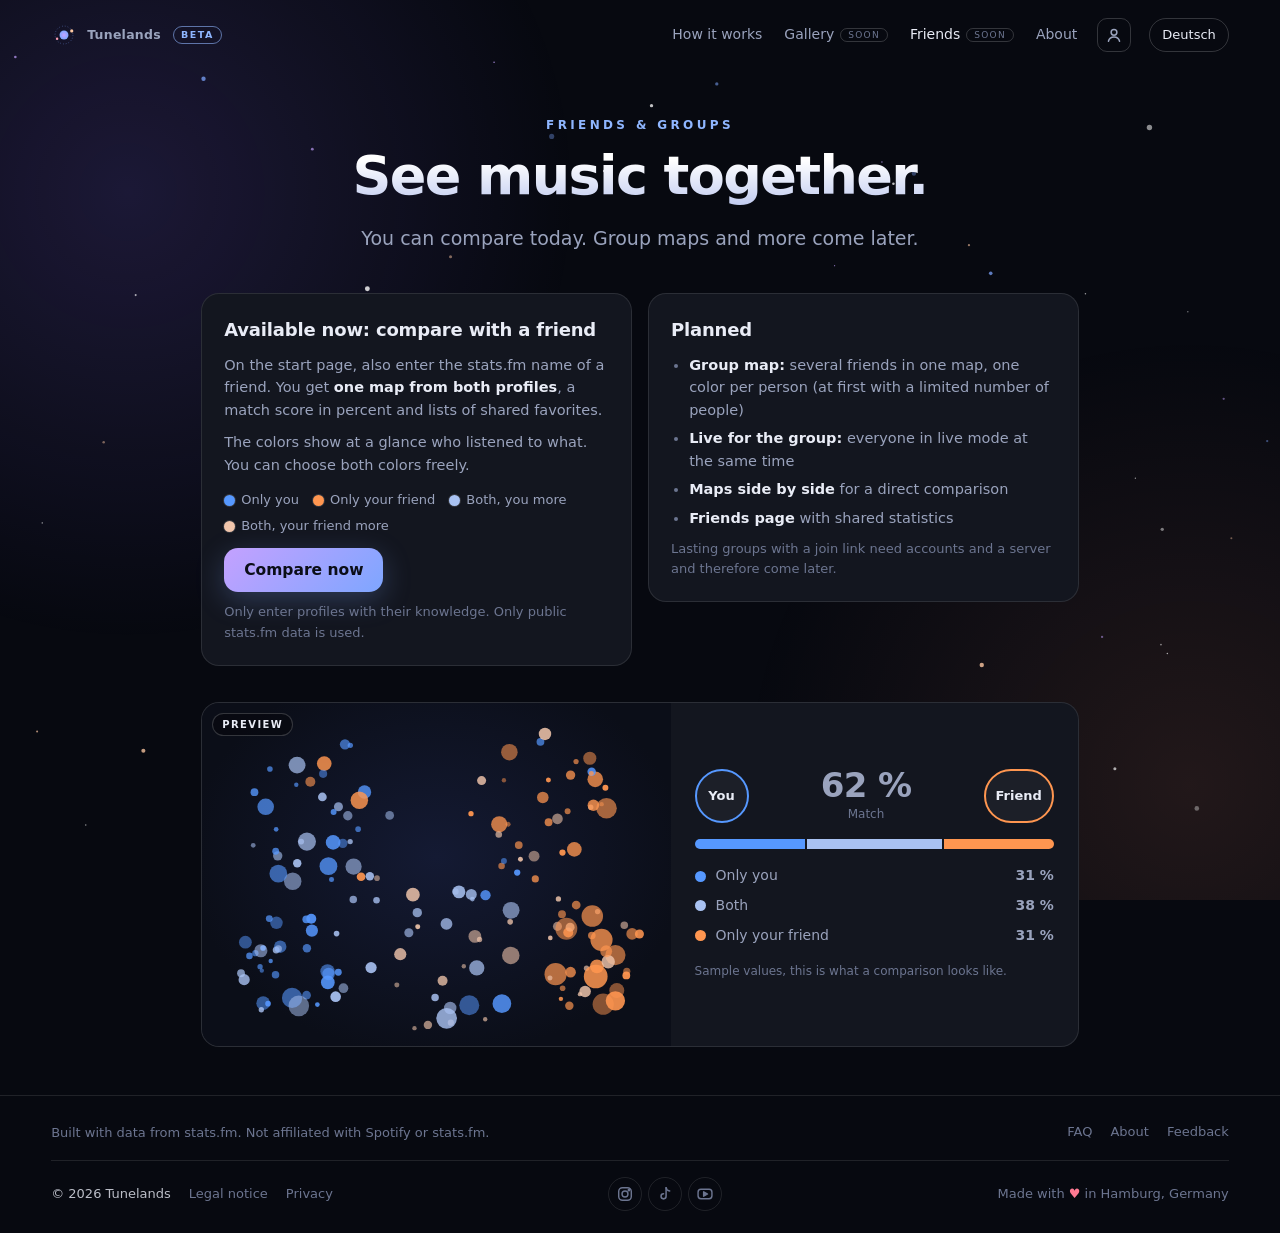
<file: friends.html>
<!doctype html>
<html lang="de">
<head>
<meta charset="utf-8">
<meta name="viewport" content="width=device-width,initial-scale=1,viewport-fit=cover">
<meta name="color-scheme" content="dark">
<meta name="robots" content="noindex, nofollow">
<title>Freunde & Gruppen – Klangkarte</title>
<meta name="description" content="Freunde vergleichen heute, Gruppenkarten bald.">
<link rel="icon" href="data:image/svg+xml,%3Csvg xmlns='http://www.w3.org/2000/svg' viewBox='0 0 64 64'%3E%3Cdefs%3E%3CradialGradient id='g'%3E%3Cstop offset='0' stop-color='%23c4a1ff'/%3E%3Cstop offset='1' stop-color='%237ea6ff'/%3E%3C/radialGradient%3E%3C/defs%3E%3Crect width='64' height='64' rx='14' fill='%230b0e18'/%3E%3Ccircle cx='32' cy='32' r='11' fill='url(%23g)'/%3E%3Ccircle cx='32' cy='32' r='22' fill='none' stroke='%237ea6ff' stroke-opacity='.5' stroke-dasharray='2 5' stroke-width='2'/%3E%3C/svg%3E">
<meta name="theme-color" content="#070910">
<link rel="manifest" href="manifest.webmanifest">
<link rel="apple-touch-icon" href="icon-180.png">
<link rel="stylesheet" href="app.css">
<script>try{var l=localStorage.getItem('kk-lang')||(/^de/i.test(navigator.language||'')?'de':'en');document.documentElement.lang=l}catch(e){}</script>
</head>
<body class="sub" data-title-de="Freunde & Gruppen – Klangkarte" data-title-en="Friends & groups – Tunelands" data-desc-de="Freunde vergleichen heute, Gruppenkarten bald." data-desc-en="Compare friends today, group maps soon.">
<div id="landing">
<header class="top"><a class="brand" href="./"><svg width="26" height="26" viewBox="0 0 64 64" aria-hidden="true"><defs><radialGradient id="lg"><stop offset="0" stop-color="#c4a1ff"/><stop offset="1" stop-color="#7ea6ff"/></radialGradient></defs><circle cx="32" cy="32" r="11" fill="url(#lg)"/><circle cx="32" cy="32" r="22" fill="none" stroke="#7ea6ff" stroke-opacity=".55" stroke-dasharray="2 5" stroke-width="2"/><circle cx="51" cy="22" r="4" fill="#ffc9a3"/><circle cx="15" cy="41" r="3" fill="#ff9fb5"/></svg><span class="l-de">Klangkarte</span><span class="l-en">Tunelands</span><span class="betachip" id="betachip" hidden>Beta</span></a><button id="menu" class="menubtn" type="button" aria-label="Menü" aria-expanded="false"><i></i><i></i><i></i></button><nav id="nav"><a href="how.html"><span class="l-de">So geht’s</span><span class="l-en">How it works</span></a><a href="gallery.html"><span class="l-de">Galerie</span><span class="l-en">Gallery</span><em class="soonchip"><span class="l-de">bald</span><span class="l-en">soon</span></em></a><a href="friends.html" class="on"><span class="l-de">Freunde</span><span class="l-en">Friends</span><em class="soonchip"><span class="l-de">bald</span><span class="l-en">soon</span></em></a><a href="about.html"><span class="l-de">Über uns</span><span class="l-en">About</span></a><a class="profbtn" href="profile.html" aria-label="Profil"><svg width="18" height="18" viewBox="0 0 20 20" fill="none" stroke="currentColor" stroke-width="1.7" stroke-linecap="round"><circle cx="10" cy="7" r="3.2"/><path d="M3.8 17c.8-3.2 3.3-4.8 6.2-4.8s5.4 1.6 6.2 4.8"/></svg></a><button id="lang" type="button"><span class="l-de">English</span><span class="l-en">Deutsch</span></button></nav></header>
<main>
<section class="phero"><div class="pin"><div class="kicker"><span class="l-de">Freunde & Gruppen</span><span class="l-en">Friends & groups</span></div><h1><span class="l-de">Musik gemeinsam sehen.</span><span class="l-en">See music together.</span></h1><p class="lead"><span class="l-de">Vergleichen kannst du schon heute. Gruppenkarten und mehr kommen später.</span><span class="l-en">You can compare today. Group maps and more come later.</span></p></div></section><section class="psec pgrid"><article class="pcard"><h2><span class="l-de">Schon da: mit einem Freund vergleichen</span><span class="l-en">Available now: compare with a friend</span></h2><div class="ptxt"><div class="l-de"><p>Gib auf der Startseite zusätzlich den stats.fm-Namen einer Freundin oder eines Freundes ein. Du bekommst <b>eine Karte aus beiden Profilen</b>, dazu eine Übereinstimmung in Prozent und Listen mit gemeinsamen Favoriten.</p><p>Die Farben sagen dir auf einen Blick, wer was gehört hat. Beide Farben kannst du frei wählen.</p><div class="cmp-leg"><span class="cmp-sw"><i style="background:#5698ff"></i><span>Nur du</span></span><span class="cmp-sw"><i style="background:#ff9650"></i><span>Nur dein Freund</span></span><span class="cmp-sw"><i style="background:#a9c2f2"></i><span>Beide, du mehr</span></span><span class="cmp-sw"><i style="background:#f1c6ac"></i><span>Beide, dein Freund mehr</span></span></div><p><a class="go ghostgo" href="index.html?compare=1">Jetzt vergleichen</a></p><p class="muted">Bitte nur Profile angeben, mit deren Wissen. Es werden nur öffentliche stats.fm-Daten genutzt.</p></div><div class="l-en"><p>On the start page, also enter the stats.fm name of a friend. You get <b>one map from both profiles</b>, a match score in percent and lists of shared favorites.</p><p>The colors show at a glance who listened to what. You can choose both colors freely.</p><div class="cmp-leg"><span class="cmp-sw"><i style="background:#5698ff"></i><span>Only you</span></span><span class="cmp-sw"><i style="background:#ff9650"></i><span>Only your friend</span></span><span class="cmp-sw"><i style="background:#a9c2f2"></i><span>Both, you more</span></span><span class="cmp-sw"><i style="background:#f1c6ac"></i><span>Both, your friend more</span></span></div><p><a class="go ghostgo" href="index.html?compare=1">Compare now</a></p><p class="muted">Only enter profiles with their knowledge. Only public stats.fm data is used.</p></div></div></article><article class="pcard"><h2><span class="l-de">Geplant</span><span class="l-en">Planned</span></h2><div class="ptxt"><div class="l-de"><ul><li><b>Gruppenkarte:</b> mehrere Freund:innen in einer Karte, jede Person eine Farbe (zunächst mit begrenzter Personenzahl)</li><li><b>Live für die Gruppe:</b> alle gleichzeitig im Live-Modus</li><li><b>Karten nebeneinander</b> für den direkten Vergleich</li><li><b>Freundesseite</b> mit gemeinsamen Statistiken</li></ul><p class="muted">Dauerhafte Gruppen mit Beitrittslink brauchen Konten und einen Server und kommen deshalb später.</p></div><div class="l-en"><ul><li><b>Group map:</b> several friends in one map, one color per person (at first with a limited number of people)</li><li><b>Live for the group:</b> everyone in live mode at the same time</li><li><b>Maps side by side</b> for a direct comparison</li><li><b>Friends page</b> with shared statistics</li></ul><p class="muted">Lasting groups with a join link need accounts and a server and therefore come later.</p></div></div></article></section><section class="psec"><div class="fmock"><span class="pvtag"><span class="l-de">Vorschau</span><span class="l-en">Preview</span></span><svg class="fm-map" viewBox="0 0 300 220" preserveAspectRatio="xMidYMid slice" aria-hidden="true"><circle cx="120.2" cy="72.0" r="2.8" fill="#a9c2f2" fill-opacity="0.54"/><circle cx="81.0" cy="104.5" r="5.7" fill="#5698ff" fill-opacity="0.77"/><circle cx="90.2" cy="89.9" r="3.0" fill="#5698ff" fill-opacity="0.52"/><circle cx="104.1" cy="57.0" r="4.3" fill="#5698ff" fill-opacity="0.79"/><circle cx="83.0" cy="113.1" r="1.6" fill="#5698ff" fill-opacity="0.73"/><circle cx="33.6" cy="57.1" r="2.5" fill="#5698ff" fill-opacity="0.79"/><circle cx="101.9" cy="111.3" r="2.8" fill="#ff9650" fill-opacity="0.91"/><circle cx="43.5" cy="42.3" r="1.8" fill="#5698ff" fill-opacity="0.69"/><circle cx="63.5" cy="88.8" r="1.9" fill="#a9c2f2" fill-opacity="0.67"/><circle cx="91.6" cy="26.5" r="3.3" fill="#5698ff" fill-opacity="0.64"/><circle cx="40.8" cy="66.5" r="5.3" fill="#5698ff" fill-opacity="0.71"/><circle cx="61.0" cy="102.6" r="2.7" fill="#a9c2f2" fill-opacity="0.91"/><circle cx="48.5" cy="97.9" r="3.0" fill="#a9c2f2" fill-opacity="0.61"/><circle cx="95.0" cy="27.1" r="1.7" fill="#5698ff" fill-opacity="0.70"/><circle cx="67.2" cy="88.8" r="5.8" fill="#a9c2f2" fill-opacity="0.70"/><circle cx="97.1" cy="104.8" r="5.2" fill="#a9c2f2" fill-opacity="0.60"/><circle cx="100.0" cy="80.8" r="1.8" fill="#5698ff" fill-opacity="0.65"/><circle cx="32.8" cy="91.2" r="1.5" fill="#a9c2f2" fill-opacity="0.57"/><circle cx="60.9" cy="39.8" r="5.4" fill="#a9c2f2" fill-opacity="0.70"/><circle cx="94.9" cy="88.8" r="1.7" fill="#a9c2f2" fill-opacity="0.79"/><circle cx="47.5" cy="80.9" r="1.5" fill="#5698ff" fill-opacity="0.75"/><circle cx="69.4" cy="50.4" r="3.2" fill="#ff9650" fill-opacity="0.62"/><circle cx="78.3" cy="38.8" r="4.7" fill="#ff9650" fill-opacity="0.83"/><circle cx="100.8" cy="62.3" r="5.6" fill="#ff9650" fill-opacity="0.83"/><circle cx="87.4" cy="66.5" r="2.9" fill="#a9c2f2" fill-opacity="0.70"/><circle cx="58.1" cy="114.2" r="5.6" fill="#a9c2f2" fill-opacity="0.57"/><circle cx="60.4" cy="52.4" r="1.4" fill="#5698ff" fill-opacity="0.67"/><circle cx="84.3" cy="69.8" r="1.9" fill="#5698ff" fill-opacity="0.82"/><circle cx="77.1" cy="60.2" r="2.8" fill="#a9c2f2" fill-opacity="0.86"/><circle cx="48.9" cy="109.3" r="5.7" fill="#5698ff" fill-opacity="0.62"/><circle cx="77.6" cy="45.4" r="2.6" fill="#5698ff" fill-opacity="0.53"/><circle cx="47.2" cy="95.0" r="2.2" fill="#5698ff" fill-opacity="0.74"/><circle cx="93.4" cy="72.2" r="3.0" fill="#a9c2f2" fill-opacity="0.57"/><circle cx="84.0" cy="89.3" r="4.7" fill="#5698ff" fill-opacity="0.85"/><circle cx="212.7" cy="98.1" r="3.5" fill="#f1c6ac" fill-opacity="0.53"/><circle cx="236.1" cy="46.2" r="3.0" fill="#ff9650" fill-opacity="0.76"/><circle cx="249.0" cy="66.8" r="1.7" fill="#f1c6ac" fill-opacity="0.78"/><circle cx="202.9" cy="91.0" r="2.5" fill="#ff9650" fill-opacity="0.68"/><circle cx="250.7" cy="65.5" r="3.7" fill="#ff9650" fill-opacity="0.81"/><circle cx="213.5" cy="112.7" r="2.3" fill="#ff9650" fill-opacity="0.76"/><circle cx="196.1" cy="77.7" r="1.6" fill="#ff9650" fill-opacity="0.53"/><circle cx="256.0" cy="64.8" r="1.4" fill="#ff9650" fill-opacity="0.50"/><circle cx="239.6" cy="37.5" r="1.7" fill="#ff9650" fill-opacity="0.68"/><circle cx="234.2" cy="69.4" r="1.9" fill="#ff9650" fill-opacity="0.68"/><circle cx="221.9" cy="49.3" r="1.6" fill="#ff9650" fill-opacity="0.92"/><circle cx="216.8" cy="24.9" r="2.5" fill="#5698ff" fill-opacity="0.69"/><circle cx="248.4" cy="35.4" r="4.2" fill="#ff9650" fill-opacity="0.53"/><circle cx="258.4" cy="54.3" r="1.9" fill="#ff9650" fill-opacity="0.95"/><circle cx="259.1" cy="67.4" r="6.6" fill="#ff9650" fill-opacity="0.63"/><circle cx="230.9" cy="95.8" r="2.0" fill="#ff9650" fill-opacity="0.94"/><circle cx="172.3" cy="70.9" r="1.7" fill="#ff9650" fill-opacity="0.95"/><circle cx="238.5" cy="93.8" r="4.7" fill="#ff9650" fill-opacity="0.78"/><circle cx="219.7" cy="19.8" r="4.0" fill="#f1c6ac" fill-opacity="0.86"/><circle cx="190.4" cy="77.7" r="5.2" fill="#ff9650" fill-opacity="0.76"/><circle cx="196.9" cy="31.5" r="5.3" fill="#ff9650" fill-opacity="0.57"/><circle cx="201.9" cy="108.6" r="2.0" fill="#5698ff" fill-opacity="0.92"/><circle cx="190.1" cy="84.2" r="2.1" fill="#f1c6ac" fill-opacity="0.67"/><circle cx="179.1" cy="49.7" r="2.9" fill="#f1c6ac" fill-opacity="0.82"/><circle cx="193.4" cy="49.5" r="1.4" fill="#ff9650" fill-opacity="0.51"/><circle cx="251.9" cy="48.9" r="5.0" fill="#ff9650" fill-opacity="0.78"/><circle cx="222.0" cy="76.4" r="2.5" fill="#ff9650" fill-opacity="0.77"/><circle cx="191.9" cy="104.4" r="2.1" fill="#ff9650" fill-opacity="0.63"/><circle cx="227.7" cy="74.2" r="3.4" fill="#f1c6ac" fill-opacity="0.58"/><circle cx="249.6" cy="44.1" r="2.7" fill="#5698ff" fill-opacity="0.85"/><circle cx="218.3" cy="60.5" r="3.7" fill="#ff9650" fill-opacity="0.73"/><circle cx="249.4" cy="45.1" r="1.6" fill="#ff9650" fill-opacity="0.77"/><circle cx="193.4" cy="101.2" r="1.9" fill="#5698ff" fill-opacity="0.56"/><circle cx="204.0" cy="100.1" r="1.6" fill="#f1c6ac" fill-opacity="0.89"/><circle cx="108.3" cy="169.5" r="3.6" fill="#a9c2f2" fill-opacity="0.90"/><circle cx="176.0" cy="169.7" r="4.9" fill="#a9c2f2" fill-opacity="0.72"/><circle cx="149.3" cy="188.7" r="2.4" fill="#a9c2f2" fill-opacity="0.84"/><circle cx="127.0" cy="160.9" r="3.9" fill="#f1c6ac" fill-opacity="0.80"/><circle cx="136.1" cy="208.3" r="1.4" fill="#f1c6ac" fill-opacity="0.57"/><circle cx="181.6" cy="123.1" r="3.3" fill="#5698ff" fill-opacity="0.81"/><circle cx="171.2" cy="193.6" r="6.4" fill="#5698ff" fill-opacity="0.53"/><circle cx="197.8" cy="161.7" r="5.6" fill="#f1c6ac" fill-opacity="0.59"/><circle cx="173.2" cy="125.6" r="1.5" fill="#a9c2f2" fill-opacity="0.72"/><circle cx="159.4" cy="204.8" r="2.0" fill="#f1c6ac" fill-opacity="0.65"/><circle cx="138.2" cy="143.3" r="1.6" fill="#f1c6ac" fill-opacity="0.90"/><circle cx="174.8" cy="149.5" r="4.1" fill="#f1c6ac" fill-opacity="0.58"/><circle cx="107.5" cy="111.0" r="2.7" fill="#a9c2f2" fill-opacity="0.88"/><circle cx="135.1" cy="122.8" r="4.4" fill="#f1c6ac" fill-opacity="0.84"/><circle cx="124.8" cy="180.6" r="1.6" fill="#f1c6ac" fill-opacity="0.55"/><circle cx="162.3" cy="120.7" r="2.1" fill="#a9c2f2" fill-opacity="0.58"/><circle cx="144.7" cy="206.2" r="2.7" fill="#f1c6ac" fill-opacity="0.64"/><circle cx="112.1" cy="112.2" r="1.8" fill="#f1c6ac" fill-opacity="0.54"/><circle cx="197.4" cy="140.2" r="1.8" fill="#f1c6ac" fill-opacity="0.77"/><circle cx="172.5" cy="122.6" r="3.5" fill="#a9c2f2" fill-opacity="0.79"/><circle cx="156.7" cy="202.0" r="6.6" fill="#a9c2f2" fill-opacity="0.81"/><circle cx="164.6" cy="121.0" r="4.1" fill="#a9c2f2" fill-opacity="0.86"/><circle cx="111.8" cy="126.3" r="2.1" fill="#a9c2f2" fill-opacity="0.79"/><circle cx="96.9" cy="125.9" r="2.4" fill="#a9c2f2" fill-opacity="0.72"/><circle cx="198.0" cy="132.8" r="5.4" fill="#a9c2f2" fill-opacity="0.62"/><circle cx="177.8" cy="151.5" r="1.7" fill="#f1c6ac" fill-opacity="0.70"/><circle cx="132.5" cy="147.2" r="2.9" fill="#a9c2f2" fill-opacity="0.64"/><circle cx="159.0" cy="195.4" r="4.0" fill="#a9c2f2" fill-opacity="0.63"/><circle cx="181.4" cy="202.6" r="1.4" fill="#f1c6ac" fill-opacity="0.65"/><circle cx="192.1" cy="192.6" r="6.0" fill="#5698ff" fill-opacity="0.83"/><circle cx="156.6" cy="141.5" r="3.8" fill="#a9c2f2" fill-opacity="0.75"/><circle cx="167.7" cy="168.6" r="1.4" fill="#f1c6ac" fill-opacity="0.57"/><circle cx="154.1" cy="177.9" r="3.2" fill="#f1c6ac" fill-opacity="0.77"/><circle cx="137.9" cy="134.3" r="3.0" fill="#a9c2f2" fill-opacity="0.74"/><circle cx="38.3" cy="171.4" r="1.4" fill="#5698ff" fill-opacity="0.57"/><circle cx="67.0" cy="187.2" r="2.8" fill="#5698ff" fill-opacity="0.58"/><circle cx="47.5" cy="158.3" r="2.2" fill="#a9c2f2" fill-opacity="0.79"/><circle cx="73.9" cy="193.2" r="1.5" fill="#5698ff" fill-opacity="0.88"/><circle cx="57.7" cy="188.9" r="6.5" fill="#5698ff" fill-opacity="0.59"/><circle cx="42.3" cy="192.6" r="1.8" fill="#5698ff" fill-opacity="0.89"/><circle cx="66.8" cy="138.6" r="2.5" fill="#5698ff" fill-opacity="0.82"/><circle cx="34.2" cy="160.3" r="2.0" fill="#5698ff" fill-opacity="0.63"/><circle cx="39.1" cy="156.9" r="1.8" fill="#5698ff" fill-opacity="0.93"/><circle cx="39.2" cy="192.3" r="4.4" fill="#5698ff" fill-opacity="0.55"/><circle cx="86.2" cy="147.7" r="1.8" fill="#a9c2f2" fill-opacity="0.87"/><circle cx="37.7" cy="158.7" r="4.2" fill="#a9c2f2" fill-opacity="0.57"/><circle cx="44.0" cy="165.3" r="1.4" fill="#5698ff" fill-opacity="0.77"/><circle cx="27.0" cy="177.2" r="3.6" fill="#a9c2f2" fill-opacity="0.80"/><circle cx="37.2" cy="168.9" r="1.7" fill="#5698ff" fill-opacity="0.65"/><circle cx="25.0" cy="173.1" r="2.5" fill="#a9c2f2" fill-opacity="0.73"/><circle cx="50.1" cy="156.1" r="4.0" fill="#5698ff" fill-opacity="0.58"/><circle cx="62.0" cy="194.0" r="6.6" fill="#a9c2f2" fill-opacity="0.52"/><circle cx="43.1" cy="138.1" r="2.2" fill="#5698ff" fill-opacity="0.72"/><circle cx="81.1" cy="173.6" r="4.0" fill="#5698ff" fill-opacity="0.67"/><circle cx="80.4" cy="171.9" r="4.6" fill="#5698ff" fill-opacity="0.58"/><circle cx="90.6" cy="182.7" r="3.1" fill="#a9c2f2" fill-opacity="0.55"/><circle cx="48.9" cy="157.4" r="2.3" fill="#a9c2f2" fill-opacity="0.62"/><circle cx="87.3" cy="172.5" r="2.2" fill="#5698ff" fill-opacity="0.84"/><circle cx="30.4" cy="162.0" r="2.1" fill="#5698ff" fill-opacity="0.74"/><circle cx="70.4" cy="145.8" r="3.9" fill="#5698ff" fill-opacity="0.85"/><circle cx="47.7" cy="140.8" r="4.0" fill="#5698ff" fill-opacity="0.51"/><circle cx="27.8" cy="153.2" r="4.1" fill="#5698ff" fill-opacity="0.51"/><circle cx="70.0" cy="138.2" r="3.2" fill="#5698ff" fill-opacity="0.91"/><circle cx="47.1" cy="174.1" r="2.4" fill="#5698ff" fill-opacity="0.64"/><circle cx="80.6" cy="179.0" r="4.4" fill="#5698ff" fill-opacity="0.88"/><circle cx="67.2" cy="157.1" r="2.7" fill="#5698ff" fill-opacity="0.67"/><circle cx="38.0" cy="196.5" r="1.7" fill="#a9c2f2" fill-opacity="0.81"/><circle cx="85.6" cy="188.1" r="3.4" fill="#a9c2f2" fill-opacity="0.93"/><circle cx="239.7" cy="129.4" r="2.8" fill="#ff9650" fill-opacity="0.68"/><circle cx="253.4" cy="133.6" r="1.7" fill="#f1c6ac" fill-opacity="0.67"/><circle cx="249.7" cy="149.0" r="2.4" fill="#ff9650" fill-opacity="0.72"/><circle cx="226.5" cy="173.7" r="7.1" fill="#ff9650" fill-opacity="0.70"/><circle cx="227.7" cy="143.1" r="2.9" fill="#f1c6ac" fill-opacity="0.59"/><circle cx="280.2" cy="148.0" r="2.9" fill="#ff9650" fill-opacity="0.87"/><circle cx="235.3" cy="193.9" r="2.7" fill="#ff9650" fill-opacity="0.69"/><circle cx="245.4" cy="184.8" r="3.7" fill="#f1c6ac" fill-opacity="0.83"/><circle cx="223.1" cy="150.5" r="1.5" fill="#f1c6ac" fill-opacity="0.87"/><circle cx="264.8" cy="190.8" r="6.2" fill="#ff9650" fill-opacity="0.90"/><circle cx="257.0" cy="192.9" r="6.8" fill="#ff9650" fill-opacity="0.50"/><circle cx="265.7" cy="184.2" r="4.8" fill="#ff9650" fill-opacity="0.51"/><circle cx="246.3" cy="169.9" r="1.7" fill="#f1c6ac" fill-opacity="0.68"/><circle cx="252.2" cy="175.2" r="7.6" fill="#ff9650" fill-opacity="0.85"/><circle cx="275.5" cy="147.9" r="3.7" fill="#ff9650" fill-opacity="0.65"/><circle cx="242.1" cy="186.5" r="1.4" fill="#f1c6ac" fill-opacity="0.77"/><circle cx="270.5" cy="142.4" r="2.4" fill="#f1c6ac" fill-opacity="0.58"/><circle cx="234.6" cy="147.0" r="3.2" fill="#ff9650" fill-opacity="0.85"/><circle cx="250.0" cy="136.5" r="6.9" fill="#ff9650" fill-opacity="0.70"/><circle cx="272.1" cy="171.9" r="2.3" fill="#ff9650" fill-opacity="0.57"/><circle cx="229.9" cy="189.5" r="1.4" fill="#ff9650" fill-opacity="0.87"/><circle cx="253.0" cy="168.7" r="4.4" fill="#ff9650" fill-opacity="0.85"/><circle cx="228.3" cy="125.5" r="1.7" fill="#f1c6ac" fill-opacity="0.83"/><circle cx="264.8" cy="161.5" r="6.5" fill="#ff9650" fill-opacity="0.64"/><circle cx="230.6" cy="135.3" r="2.5" fill="#ff9650" fill-opacity="0.63"/><circle cx="255.9" cy="151.7" r="7.1" fill="#ff9650" fill-opacity="0.78"/><circle cx="222.9" cy="176.2" r="1.6" fill="#f1c6ac" fill-opacity="0.63"/><circle cx="235.8" cy="143.6" r="2.9" fill="#f1c6ac" fill-opacity="0.78"/><circle cx="236.1" cy="172.4" r="3.4" fill="#ff9650" fill-opacity="0.76"/><circle cx="260.2" cy="165.8" r="4.3" fill="#f1c6ac" fill-opacity="0.81"/><circle cx="271.8" cy="174.5" r="2.5" fill="#ff9650" fill-opacity="0.94"/><circle cx="233.4" cy="144.6" r="7.0" fill="#ff9650" fill-opacity="0.58"/><circle cx="258.9" cy="159.0" r="3.8" fill="#ff9650" fill-opacity="0.66"/><circle cx="231.0" cy="182.7" r="1.8" fill="#ff9650" fill-opacity="0.62"/></svg><div class="fm-side"><div class="fm-who"><span class="fm-av" style="--c:#5698ff"><span class="l-de">Du</span><span class="l-en">You</span></span><div class="fm-sc"><b>62 %</b><small><span class="l-de">Übereinstimmung</span><span class="l-en">Match</span></small></div><span class="fm-av" style="--c:#ff9650"><span class="l-de">Freund</span><span class="l-en">Friend</span></span></div><div class="fm-seg"><i style="flex:31;background:#5698ff"></i><i style="flex:38;background:#a9c2f2"></i><i style="flex:31;background:#ff9650"></i></div><ul class="fm-list"><li><span class="dot" style="background:#5698ff"></span><span><span class="l-de">Nur du</span><span class="l-en">Only you</span></span><b>31 %</b></li><li><span class="dot" style="background:#a9c2f2"></span><span><span class="l-de">Beide</span><span class="l-en">Both</span></span><b>38 %</b></li><li><span class="dot" style="background:#ff9650"></span><span><span class="l-de">Nur dein Freund</span><span class="l-en">Only your friend</span></span><b>31 %</b></li></ul><p class="fm-note"><span class="l-de">Beispielwerte, so sieht der Vergleich aus.</span><span class="l-en">Sample values, this is what a comparison looks like.</span></p></div></div></section>
</main>
<footer><div class="f-top"><p class="f-note"><span class="l-de">Gebaut mit Daten von stats.fm. Nicht mit Spotify oder stats.fm verbunden.</span><span class="l-en">Built with data from stats.fm. Not affiliated with Spotify or stats.fm.</span></p><nav class="f-links" aria-label="Footer"><a href="index.html#faq"><span class="l-de">Fragen</span><span class="l-en">FAQ</span></a><a href="about.html"><span class="l-de">Über uns</span><span class="l-en">About</span></a><a id="foot-donate" class="hidden" href="#" target="_blank" rel="noopener"><span class="l-de">Projekt unterstützen</span><span class="l-en">Support the project</span></a><a id="foot-fb" class="hidden" href="#" target="_blank" rel="noopener">Feedback</a></nav></div><div class="f-bot"><span class="f-copy"><span>© 2026 Tunelands</span><a href="impressum.html"><span class="l-de">Impressum</span><span class="l-en">Legal notice</span></a><a href="datenschutz.html"><span class="l-de">Datenschutz</span><span class="l-en">Privacy</span></a></span><span class="f-soc" id="footsocial"><a class="fsoc-instagram" href="https://www.instagram.com/tunelands" target="_blank" rel="noopener" aria-label="Instagram" title="Instagram"><svg width="18" height="18" viewBox="0 0 20 20" fill="none" stroke="currentColor" stroke-width="1.6" stroke-linecap="round" stroke-linejoin="round"><rect x="3" y="3" width="14" height="14" rx="4.2"/><circle cx="10" cy="10" r="3.3"/><circle cx="14.3" cy="5.7" r=".7" fill="currentColor"/></svg></a><a class="fsoc-tiktok" href="https://www.tiktok.com/@tunelands_maps" target="_blank" rel="noopener" aria-label="TikTok" title="TikTok"><svg width="18" height="18" viewBox="0 0 20 20" fill="none" stroke="currentColor" stroke-width="1.7" stroke-linecap="round" stroke-linejoin="round"><path d="M11.2 3v9.6a2.8 2.8 0 1 1-2.8-2.8"/><path d="M11.2 3c.3 2.1 1.7 3.5 4 3.7"/></svg></a><a class="fsoc-youtube" href="https://youtube.com/@tunelands-g3m" target="_blank" rel="noopener" aria-label="YouTube" title="YouTube"><svg width="18" height="18" viewBox="0 0 20 20" fill="none" stroke="currentColor" stroke-width="1.6" stroke-linejoin="round"><rect x="2.3" y="4.8" width="15.4" height="10.4" rx="3.2"/><path d="M8.5 7.5v5l4.3-2.5z" fill="currentColor"/></svg></a></span><span class="f-made">Made with <b>♥</b> in Hamburg, Germany</span></div></footer>
</div>
<script src="config.js"></script>
<script src="site.js"></script>
</body>
</html>
</file>
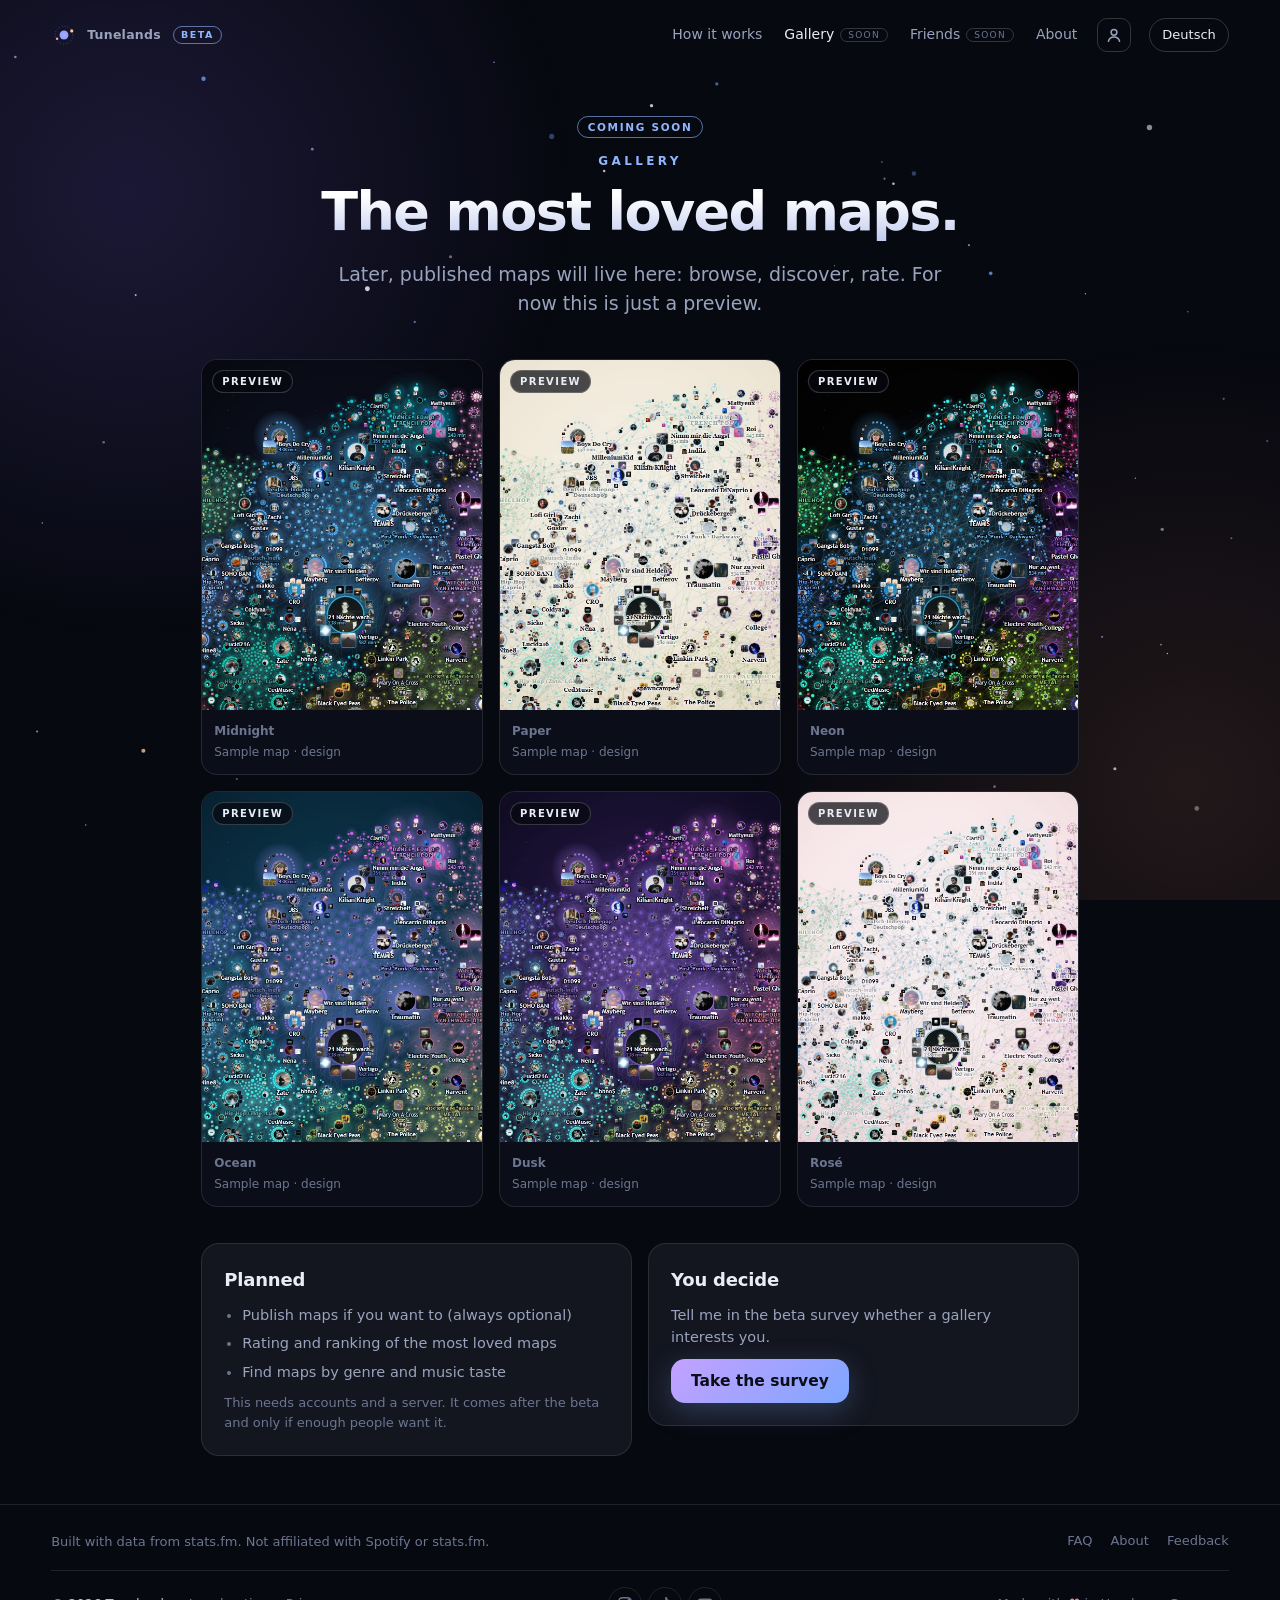
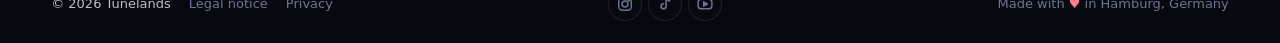
<file: gallery.html>
<!doctype html>
<html lang="de">
<head>
<meta charset="utf-8">
<meta name="viewport" content="width=device-width,initial-scale=1,viewport-fit=cover">
<meta name="color-scheme" content="dark">
<meta name="robots" content="noindex, nofollow">
<title>Galerie – Klangkarte</title>
<meta name="description" content="Bald: eine Galerie veröffentlichter Karten mit Rangliste.">
<link rel="icon" href="data:image/svg+xml,%3Csvg xmlns='http://www.w3.org/2000/svg' viewBox='0 0 64 64'%3E%3Cdefs%3E%3CradialGradient id='g'%3E%3Cstop offset='0' stop-color='%23c4a1ff'/%3E%3Cstop offset='1' stop-color='%237ea6ff'/%3E%3C/radialGradient%3E%3C/defs%3E%3Crect width='64' height='64' rx='14' fill='%230b0e18'/%3E%3Ccircle cx='32' cy='32' r='11' fill='url(%23g)'/%3E%3Ccircle cx='32' cy='32' r='22' fill='none' stroke='%237ea6ff' stroke-opacity='.5' stroke-dasharray='2 5' stroke-width='2'/%3E%3C/svg%3E">
<meta name="theme-color" content="#070910">
<link rel="manifest" href="manifest.webmanifest">
<link rel="apple-touch-icon" href="icon-180.png">
<link rel="stylesheet" href="app.css">
<script>try{var l=localStorage.getItem('kk-lang')||(/^de/i.test(navigator.language||'')?'de':'en');document.documentElement.lang=l}catch(e){}</script>
</head>
<body class="sub" data-title-de="Galerie – Klangkarte" data-title-en="Gallery – Tunelands" data-desc-de="Bald: eine Galerie veröffentlichter Karten mit Rangliste." data-desc-en="Coming soon: a gallery of published maps with a ranking.">
<div id="landing">
<header class="top"><a class="brand" href="./"><svg width="26" height="26" viewBox="0 0 64 64" aria-hidden="true"><defs><radialGradient id="lg"><stop offset="0" stop-color="#c4a1ff"/><stop offset="1" stop-color="#7ea6ff"/></radialGradient></defs><circle cx="32" cy="32" r="11" fill="url(#lg)"/><circle cx="32" cy="32" r="22" fill="none" stroke="#7ea6ff" stroke-opacity=".55" stroke-dasharray="2 5" stroke-width="2"/><circle cx="51" cy="22" r="4" fill="#ffc9a3"/><circle cx="15" cy="41" r="3" fill="#ff9fb5"/></svg><span class="l-de">Klangkarte</span><span class="l-en">Tunelands</span><span class="betachip" id="betachip" hidden>Beta</span></a><button id="menu" class="menubtn" type="button" aria-label="Menü" aria-expanded="false"><i></i><i></i><i></i></button><nav id="nav"><a href="how.html"><span class="l-de">So geht’s</span><span class="l-en">How it works</span></a><a href="gallery.html" class="on"><span class="l-de">Galerie</span><span class="l-en">Gallery</span><em class="soonchip"><span class="l-de">bald</span><span class="l-en">soon</span></em></a><a href="friends.html"><span class="l-de">Freunde</span><span class="l-en">Friends</span><em class="soonchip"><span class="l-de">bald</span><span class="l-en">soon</span></em></a><a href="about.html"><span class="l-de">Über uns</span><span class="l-en">About</span></a><a class="profbtn" href="profile.html" aria-label="Profil"><svg width="18" height="18" viewBox="0 0 20 20" fill="none" stroke="currentColor" stroke-width="1.7" stroke-linecap="round"><circle cx="10" cy="7" r="3.2"/><path d="M3.8 17c.8-3.2 3.3-4.8 6.2-4.8s5.4 1.6 6.2 4.8"/></svg></a><button id="lang" type="button"><span class="l-de">English</span><span class="l-en">Deutsch</span></button></nav></header>
<main>
<section class="phero"><div class="pin"><span class="dbadge"><span class="l-de">Bald verfügbar</span><span class="l-en">Coming soon</span></span><div class="kicker"><span class="l-de">Galerie</span><span class="l-en">Gallery</span></div><h1><span class="l-de">Die beliebtesten Karten.</span><span class="l-en">The most loved maps.</span></h1><p class="lead"><span class="l-de">Hier sollen später veröffentlichte Karten stehen: stöbern, entdecken, bewerten. Noch ist das nur ein Vorgeschmack.</span><span class="l-en">Later, published maps will live here: browse, discover, rate. For now this is just a preview.</span></p></div></section><section class="psec"><div class="pvgrid"><figure class="pv"><div class="pvimg"><img src="img/prev_night.jpg" width="540" height="675" loading="lazy" alt="Mitternacht"><span class="pvtag"><span class="l-de">Vorschau</span><span class="l-en">Preview</span></span></div><figcaption><b><span class="l-de">Mitternacht</span><span class="l-en">Midnight</span></b><span><span class="l-de">Beispielkarte · Design</span><span class="l-en">Sample map · design</span></span></figcaption></figure><figure class="pv"><div class="pvimg"><img src="img/prev_paper.jpg" width="540" height="675" loading="lazy" alt="Papier"><span class="pvtag"><span class="l-de">Vorschau</span><span class="l-en">Preview</span></span></div><figcaption><b><span class="l-de">Papier</span><span class="l-en">Paper</span></b><span><span class="l-de">Beispielkarte · Design</span><span class="l-en">Sample map · design</span></span></figcaption></figure><figure class="pv"><div class="pvimg"><img src="img/prev_neon.jpg" width="540" height="675" loading="lazy" alt="Neon"><span class="pvtag"><span class="l-de">Vorschau</span><span class="l-en">Preview</span></span></div><figcaption><b><span class="l-de">Neon</span><span class="l-en">Neon</span></b><span><span class="l-de">Beispielkarte · Design</span><span class="l-en">Sample map · design</span></span></figcaption></figure><figure class="pv"><div class="pvimg"><img src="img/prev_ocean.jpg" width="540" height="675" loading="lazy" alt="Ozean"><span class="pvtag"><span class="l-de">Vorschau</span><span class="l-en">Preview</span></span></div><figcaption><b><span class="l-de">Ozean</span><span class="l-en">Ocean</span></b><span><span class="l-de">Beispielkarte · Design</span><span class="l-en">Sample map · design</span></span></figcaption></figure><figure class="pv"><div class="pvimg"><img src="img/prev_dusk.jpg" width="540" height="675" loading="lazy" alt="Dämmerung"><span class="pvtag"><span class="l-de">Vorschau</span><span class="l-en">Preview</span></span></div><figcaption><b><span class="l-de">Dämmerung</span><span class="l-en">Dusk</span></b><span><span class="l-de">Beispielkarte · Design</span><span class="l-en">Sample map · design</span></span></figcaption></figure><figure class="pv"><div class="pvimg"><img src="img/prev_rose.jpg" width="540" height="675" loading="lazy" alt="Rosé"><span class="pvtag"><span class="l-de">Vorschau</span><span class="l-en">Preview</span></span></div><figcaption><b><span class="l-de">Rosé</span><span class="l-en">Rosé</span></b><span><span class="l-de">Beispielkarte · Design</span><span class="l-en">Sample map · design</span></span></figcaption></figure></div></section><section class="psec pgrid"><article class="pcard"><h2><span class="l-de">Geplant</span><span class="l-en">Planned</span></h2><div class="ptxt"><div class="l-de"><ul><li>Karten veröffentlichen, wenn du das willst (immer freiwillig)</li><li>Bewerten und Rangliste der beliebtesten Karten</li><li>Karten nach Genre und Musikgeschmack finden</li></ul><p class="muted">Dafür braucht es Konten und einen Server. Das kommt erst nach der Beta und nur, wenn genug Leute es wollen.</p></div><div class="l-en"><ul><li>Publish maps if you want to (always optional)</li><li>Rating and ranking of the most loved maps</li><li>Find maps by genre and music taste</li></ul><p class="muted">This needs accounts and a server. It comes after the beta and only if enough people want it.</p></div></div></article><article class="pcard"><h2><span class="l-de">Du entscheidest mit</span><span class="l-en">You decide</span></h2><div class="ptxt"><div class="l-de"><p>Sag mir in der Beta-Umfrage, ob dich eine Galerie interessiert.</p><p><a class="go ghostgo" data-fb href="#" target="_blank" rel="noopener">Zur Umfrage</a></p></div><div class="l-en"><p>Tell me in the beta survey whether a gallery interests you.</p><p><a class="go ghostgo" data-fb href="#" target="_blank" rel="noopener">Take the survey</a></p></div></div></article></section>
</main>
<footer><div class="f-top"><p class="f-note"><span class="l-de">Gebaut mit Daten von stats.fm. Nicht mit Spotify oder stats.fm verbunden.</span><span class="l-en">Built with data from stats.fm. Not affiliated with Spotify or stats.fm.</span></p><nav class="f-links" aria-label="Footer"><a href="index.html#faq"><span class="l-de">Fragen</span><span class="l-en">FAQ</span></a><a href="about.html"><span class="l-de">Über uns</span><span class="l-en">About</span></a><a id="foot-donate" class="hidden" href="#" target="_blank" rel="noopener"><span class="l-de">Projekt unterstützen</span><span class="l-en">Support the project</span></a><a id="foot-fb" class="hidden" href="#" target="_blank" rel="noopener">Feedback</a></nav></div><div class="f-bot"><span class="f-copy"><span>© 2026 Tunelands</span><a href="impressum.html"><span class="l-de">Impressum</span><span class="l-en">Legal notice</span></a><a href="datenschutz.html"><span class="l-de">Datenschutz</span><span class="l-en">Privacy</span></a></span><span class="f-soc" id="footsocial"><a class="fsoc-instagram" href="https://www.instagram.com/tunelands" target="_blank" rel="noopener" aria-label="Instagram" title="Instagram"><svg width="18" height="18" viewBox="0 0 20 20" fill="none" stroke="currentColor" stroke-width="1.6" stroke-linecap="round" stroke-linejoin="round"><rect x="3" y="3" width="14" height="14" rx="4.2"/><circle cx="10" cy="10" r="3.3"/><circle cx="14.3" cy="5.7" r=".7" fill="currentColor"/></svg></a><a class="fsoc-tiktok" href="https://www.tiktok.com/@tunelands_maps" target="_blank" rel="noopener" aria-label="TikTok" title="TikTok"><svg width="18" height="18" viewBox="0 0 20 20" fill="none" stroke="currentColor" stroke-width="1.7" stroke-linecap="round" stroke-linejoin="round"><path d="M11.2 3v9.6a2.8 2.8 0 1 1-2.8-2.8"/><path d="M11.2 3c.3 2.1 1.7 3.5 4 3.7"/></svg></a><a class="fsoc-youtube" href="https://youtube.com/@tunelands-g3m" target="_blank" rel="noopener" aria-label="YouTube" title="YouTube"><svg width="18" height="18" viewBox="0 0 20 20" fill="none" stroke="currentColor" stroke-width="1.6" stroke-linejoin="round"><rect x="2.3" y="4.8" width="15.4" height="10.4" rx="3.2"/><path d="M8.5 7.5v5l4.3-2.5z" fill="currentColor"/></svg></a></span><span class="f-made">Made with <b>♥</b> in Hamburg, Germany</span></div></footer>
</div>
<script src="config.js"></script>
<script src="site.js"></script>
</body>
</html>
</file>
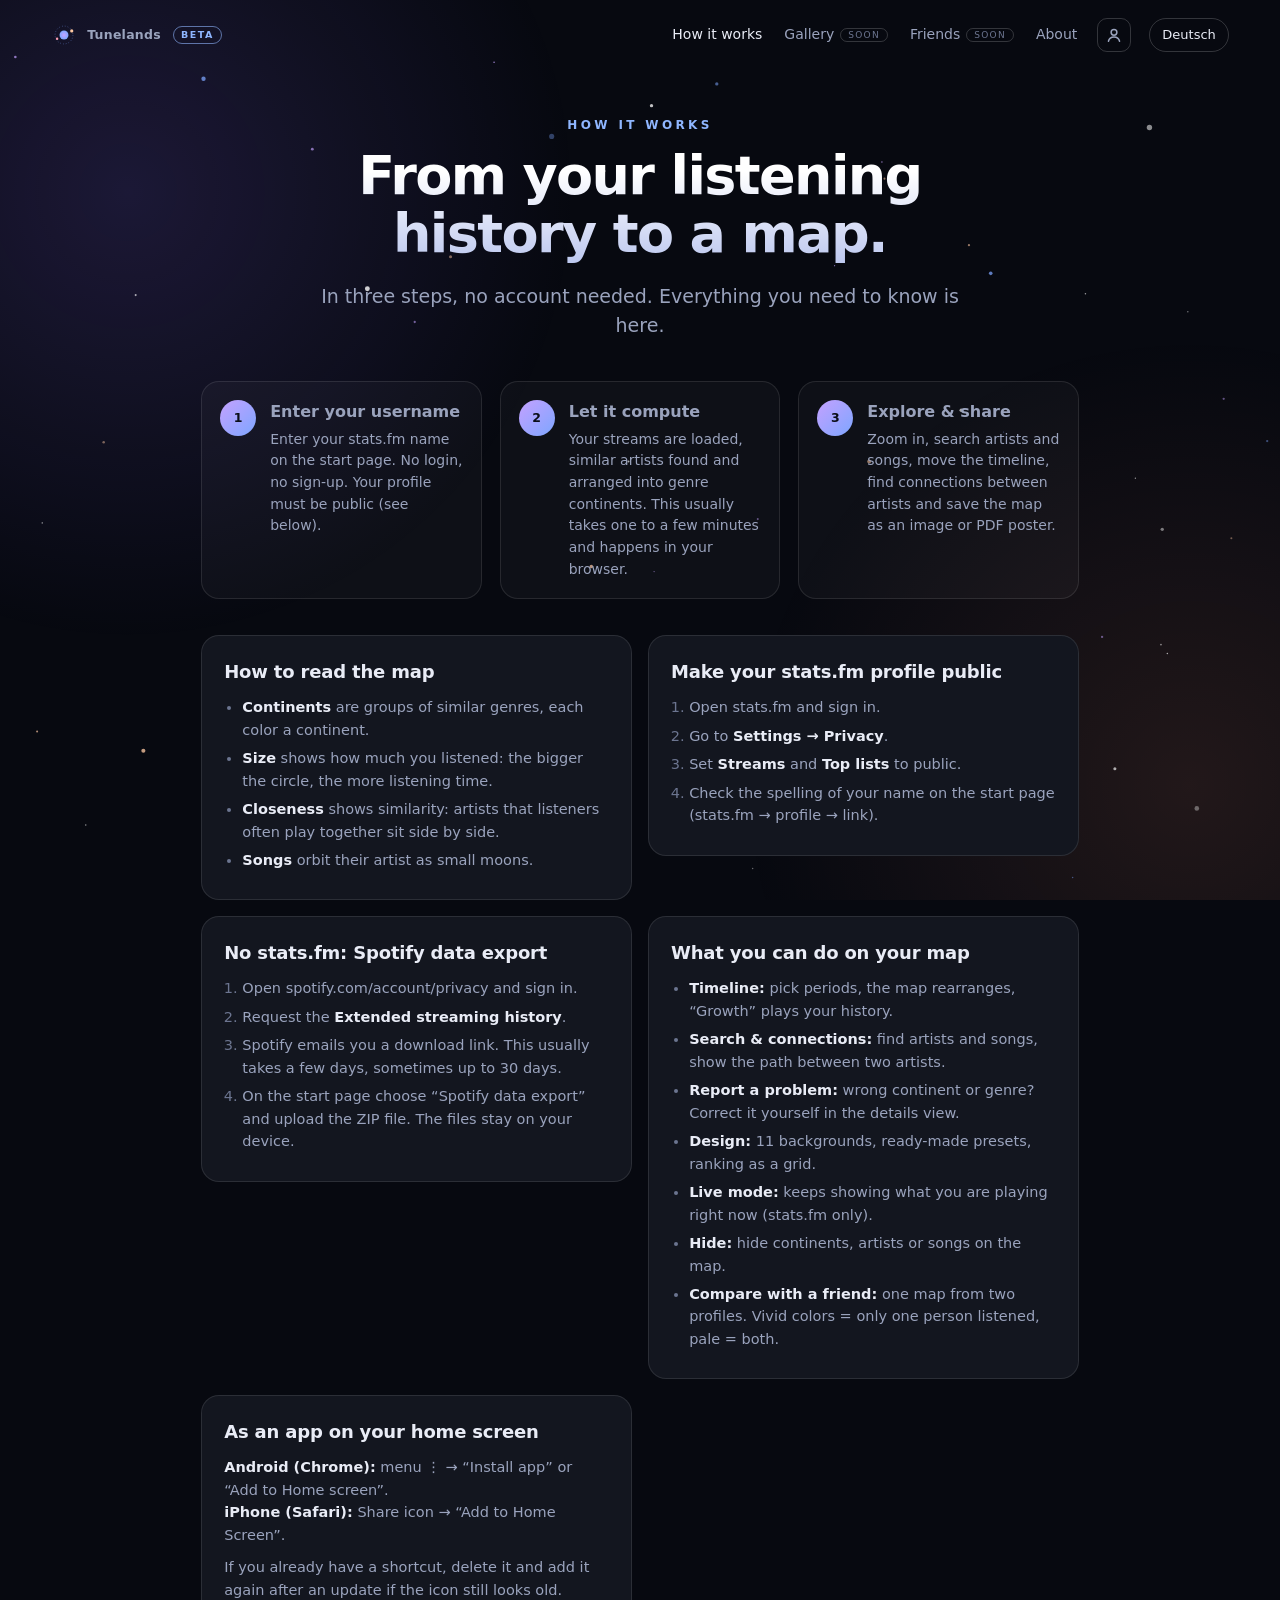
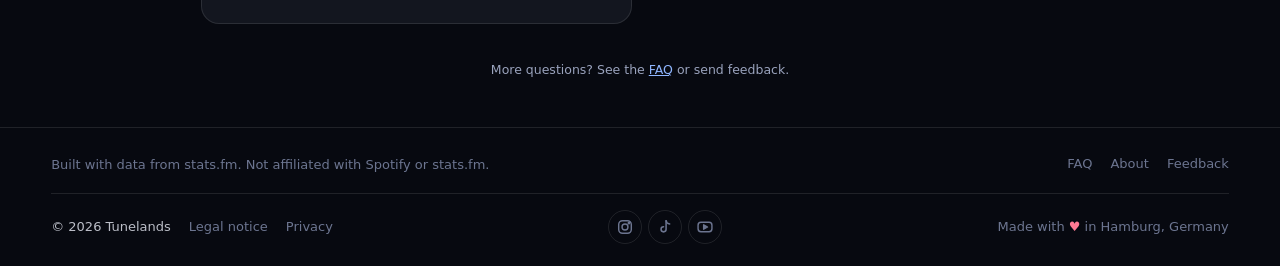
<file: how.html>
<!doctype html>
<html lang="de">
<head>
<meta charset="utf-8">
<meta name="viewport" content="width=device-width,initial-scale=1,viewport-fit=cover">
<meta name="color-scheme" content="dark">
<meta name="robots" content="noindex, nofollow">
<title>So geht’s – Klangkarte</title>
<meta name="description" content="So entsteht deine Karte und was du damit machen kannst.">
<link rel="icon" href="data:image/svg+xml,%3Csvg xmlns='http://www.w3.org/2000/svg' viewBox='0 0 64 64'%3E%3Cdefs%3E%3CradialGradient id='g'%3E%3Cstop offset='0' stop-color='%23c4a1ff'/%3E%3Cstop offset='1' stop-color='%237ea6ff'/%3E%3C/radialGradient%3E%3C/defs%3E%3Crect width='64' height='64' rx='14' fill='%230b0e18'/%3E%3Ccircle cx='32' cy='32' r='11' fill='url(%23g)'/%3E%3Ccircle cx='32' cy='32' r='22' fill='none' stroke='%237ea6ff' stroke-opacity='.5' stroke-dasharray='2 5' stroke-width='2'/%3E%3C/svg%3E">
<meta name="theme-color" content="#070910">
<link rel="manifest" href="manifest.webmanifest">
<link rel="apple-touch-icon" href="icon-180.png">
<link rel="stylesheet" href="app.css">
<script>try{var l=localStorage.getItem('kk-lang')||(/^de/i.test(navigator.language||'')?'de':'en');document.documentElement.lang=l}catch(e){}</script>
</head>
<body class="sub" data-title-de="So geht’s – Klangkarte" data-title-en="How it works – Tunelands" data-desc-de="So entsteht deine Karte und was du damit machen kannst." data-desc-en="How your map is made and what you can do with it.">
<div id="landing">
<header class="top"><a class="brand" href="./"><svg width="26" height="26" viewBox="0 0 64 64" aria-hidden="true"><defs><radialGradient id="lg"><stop offset="0" stop-color="#c4a1ff"/><stop offset="1" stop-color="#7ea6ff"/></radialGradient></defs><circle cx="32" cy="32" r="11" fill="url(#lg)"/><circle cx="32" cy="32" r="22" fill="none" stroke="#7ea6ff" stroke-opacity=".55" stroke-dasharray="2 5" stroke-width="2"/><circle cx="51" cy="22" r="4" fill="#ffc9a3"/><circle cx="15" cy="41" r="3" fill="#ff9fb5"/></svg><span class="l-de">Klangkarte</span><span class="l-en">Tunelands</span><span class="betachip" id="betachip" hidden>Beta</span></a><button id="menu" class="menubtn" type="button" aria-label="Menü" aria-expanded="false"><i></i><i></i><i></i></button><nav id="nav"><a href="how.html" class="on"><span class="l-de">So geht’s</span><span class="l-en">How it works</span></a><a href="gallery.html"><span class="l-de">Galerie</span><span class="l-en">Gallery</span><em class="soonchip"><span class="l-de">bald</span><span class="l-en">soon</span></em></a><a href="friends.html"><span class="l-de">Freunde</span><span class="l-en">Friends</span><em class="soonchip"><span class="l-de">bald</span><span class="l-en">soon</span></em></a><a href="about.html"><span class="l-de">Über uns</span><span class="l-en">About</span></a><a class="profbtn" href="profile.html" aria-label="Profil"><svg width="18" height="18" viewBox="0 0 20 20" fill="none" stroke="currentColor" stroke-width="1.7" stroke-linecap="round"><circle cx="10" cy="7" r="3.2"/><path d="M3.8 17c.8-3.2 3.3-4.8 6.2-4.8s5.4 1.6 6.2 4.8"/></svg></a><button id="lang" type="button"><span class="l-de">English</span><span class="l-en">Deutsch</span></button></nav></header>
<main>
<section class="phero"><div class="pin"><div class="kicker"><span class="l-de">So geht’s</span><span class="l-en">How it works</span></div><h1><span class="l-de">Von deinem Hörverlauf zur Karte.</span><span class="l-en">From your listening history to a map.</span></h1><p class="lead"><span class="l-de">In drei Schritten, ohne Konto. Hier steht alles, was du wissen musst.</span><span class="l-en">In three steps, no account needed. Everything you need to know is here.</span></p></div></section><section class="psec"><ol class="bigsteps"><li class="rvp"><b>1</b><div><h3><span class="l-de">Nutzername eingeben</span><span class="l-en">Enter your username</span></h3><p><span class="l-de">Gib auf der Startseite deinen stats.fm-Namen ein. Kein Login, keine Anmeldung. Dein Profil muss öffentlich sein (siehe unten).</span><span class="l-en">Enter your stats.fm name on the start page. No login, no sign-up. Your profile must be public (see below).</span></p></div></li><li class="rvp"><b>2</b><div><h3><span class="l-de">Berechnen lassen</span><span class="l-en">Let it compute</span></h3><p><span class="l-de">Deine Streams werden geladen, ähnliche Artists gefunden und zu Genre-Kontinenten geordnet. Das dauert meist eine bis wenige Minuten und passiert in deinem Browser.</span><span class="l-en">Your streams are loaded, similar artists found and arranged into genre continents. This usually takes one to a few minutes and happens in your browser.</span></p></div></li><li class="rvp"><b>3</b><div><h3><span class="l-de">Erkunden & teilen</span><span class="l-en">Explore & share</span></h3><p><span class="l-de">Zoome hinein, such nach Artists und Songs, verschieb die Zeitleiste, finde Verbindungen zwischen Artists und speichere die Karte als Bild oder PDF-Poster.</span><span class="l-en">Zoom in, search artists and songs, move the timeline, find connections between artists and save the map as an image or PDF poster.</span></p></div></li></ol></section><section class="psec pgrid"><article class="pcard"><h2><span class="l-de">So liest du die Karte</span><span class="l-en">How to read the map</span></h2><div class="ptxt"><div class="l-de"><ul><li><b>Kontinente</b> sind Gruppen ähnlicher Genres, jede Farbe ein Kontinent.</li><li><b>Größe</b> zeigt, wie viel du gehört hast: je größer der Kreis, desto mehr Hörzeit.</li><li><b>Nähe</b> zeigt Ähnlichkeit: Artists, die Hörer:innen oft zusammen hören, liegen nebeneinander.</li><li><b>Songs</b> kreisen als kleine Monde um ihren Artist.</li></ul></div><div class="l-en"><ul><li><b>Continents</b> are groups of similar genres, each color a continent.</li><li><b>Size</b> shows how much you listened: the bigger the circle, the more listening time.</li><li><b>Closeness</b> shows similarity: artists that listeners often play together sit side by side.</li><li><b>Songs</b> orbit their artist as small moons.</li></ul></div></div></article><article class="pcard"><h2><span class="l-de">Dein stats.fm-Profil öffentlich stellen</span><span class="l-en">Make your stats.fm profile public</span></h2><div class="ptxt"><div class="l-de"><ol><li>Öffne stats.fm und melde dich an.</li><li>Gehe zu <b>Einstellungen → Datenschutz</b>.</li><li>Stelle <b>Streams</b> und <b>Top-Listen</b> auf öffentlich.</li><li>Prüfe auf der Startseite die Schreibweise deines Namens (stats.fm → Profil → Link).</li></ol></div><div class="l-en"><ol><li>Open stats.fm and sign in.</li><li>Go to <b>Settings → Privacy</b>.</li><li>Set <b>Streams</b> and <b>Top lists</b> to public.</li><li>Check the spelling of your name on the start page (stats.fm → profile → link).</li></ol></div></div></article><article class="pcard"><h2><span class="l-de">Ohne stats.fm: Spotify-Datenexport</span><span class="l-en">No stats.fm: Spotify data export</span></h2><div class="ptxt"><div class="l-de"><ol><li>Öffne spotify.com/account/privacy und melde dich an.</li><li>Fordere den <b>Erweiterten Streaming-Verlauf</b> (Extended streaming history) an.</li><li>Spotify schickt dir einen Download-Link per E-Mail. Das dauert meist ein paar Tage, manchmal bis zu 30 Tage.</li><li>Wähle auf der Startseite „Spotify-Datenexport“ und lade die ZIP-Datei hoch. Die Dateien bleiben auf deinem Gerät.</li></ol></div><div class="l-en"><ol><li>Open spotify.com/account/privacy and sign in.</li><li>Request the <b>Extended streaming history</b>.</li><li>Spotify emails you a download link. This usually takes a few days, sometimes up to 30 days.</li><li>On the start page choose “Spotify data export” and upload the ZIP file. The files stay on your device.</li></ol></div></div></article><article class="pcard"><h2><span class="l-de">Das kannst du auf deiner Karte</span><span class="l-en">What you can do on your map</span></h2><div class="ptxt"><div class="l-de"><ul><li><b>Zeitleiste:</b> Zeiträume wählen, die Karte ordnet sich neu, „Entwicklung“ spielt deine Geschichte ab.</li><li><b>Suche &amp; Verbindungen:</b> Artists und Songs finden, den Weg zwischen zwei Artists zeigen lassen.</li><li><b>Fehler melden:</b> Falscher Kontinent oder falsches Genre? In der Detailansicht korrigierst du es selbst.</li><li><b>Design:</b> 11 Hintergründe, fertige Presets, Rangliste als Raster.</li><li><b>Live-Modus:</b> zeigt laufend, was du gerade hörst (nur stats.fm).</li><li><b>Ausblenden:</b> Kontinente, Artists oder Songs auf der Karte verstecken.</li><li><b>Mit einem Freund vergleichen:</b> eine Karte aus zwei Profilen. Leuchtende Farben = nur eine Person hat es gehört, blasse = beide.</li></ul></div><div class="l-en"><ul><li><b>Timeline:</b> pick periods, the map rearranges, “Growth” plays your history.</li><li><b>Search &amp; connections:</b> find artists and songs, show the path between two artists.</li><li><b>Report a problem:</b> wrong continent or genre? Correct it yourself in the details view.</li><li><b>Design:</b> 11 backgrounds, ready-made presets, ranking as a grid.</li><li><b>Live mode:</b> keeps showing what you are playing right now (stats.fm only).</li><li><b>Hide:</b> hide continents, artists or songs on the map.</li><li><b>Compare with a friend:</b> one map from two profiles. Vivid colors = only one person listened, pale = both.</li></ul></div></div></article><article class="pcard"><h2><span class="l-de">Als App auf dem Startbildschirm</span><span class="l-en">As an app on your home screen</span></h2><div class="ptxt"><div class="l-de"><p><b>Android (Chrome):</b> Menü ⋮ → „App installieren“ oder „Zum Startbildschirm hinzufügen“.<br><b>iPhone (Safari):</b> Teilen-Symbol → „Zum Home-Bildschirm“.</p><p>Hast du schon eine Verknüpfung, lösche sie und lege sie nach einem Update neu an, falls das Symbol noch alt aussieht.</p></div><div class="l-en"><p><b>Android (Chrome):</b> menu ⋮ → “Install app” or “Add to Home screen”.<br><b>iPhone (Safari):</b> Share icon → “Add to Home Screen”.</p><p>If you already have a shortcut, delete it and add it again after an update if the icon still looks old.</p></div></div></article></section><section class="psec"><p class="center"><span class="l-de">Noch Fragen? Schau in die</span><span class="l-en">More questions? See the</span> <a href="index.html#faq"><span class="l-de">häufigen Fragen</span><span class="l-en">FAQ</span></a> <span class="l-de">oder gib Feedback.</span><span class="l-en">or send feedback.</span></p></section>
</main>
<footer><div class="f-top"><p class="f-note"><span class="l-de">Gebaut mit Daten von stats.fm. Nicht mit Spotify oder stats.fm verbunden.</span><span class="l-en">Built with data from stats.fm. Not affiliated with Spotify or stats.fm.</span></p><nav class="f-links" aria-label="Footer"><a href="index.html#faq"><span class="l-de">Fragen</span><span class="l-en">FAQ</span></a><a href="about.html"><span class="l-de">Über uns</span><span class="l-en">About</span></a><a id="foot-donate" class="hidden" href="#" target="_blank" rel="noopener"><span class="l-de">Projekt unterstützen</span><span class="l-en">Support the project</span></a><a id="foot-fb" class="hidden" href="#" target="_blank" rel="noopener">Feedback</a></nav></div><div class="f-bot"><span class="f-copy"><span>© 2026 Tunelands</span><a href="impressum.html"><span class="l-de">Impressum</span><span class="l-en">Legal notice</span></a><a href="datenschutz.html"><span class="l-de">Datenschutz</span><span class="l-en">Privacy</span></a></span><span class="f-soc" id="footsocial"><a class="fsoc-instagram" href="https://www.instagram.com/tunelands" target="_blank" rel="noopener" aria-label="Instagram" title="Instagram"><svg width="18" height="18" viewBox="0 0 20 20" fill="none" stroke="currentColor" stroke-width="1.6" stroke-linecap="round" stroke-linejoin="round"><rect x="3" y="3" width="14" height="14" rx="4.2"/><circle cx="10" cy="10" r="3.3"/><circle cx="14.3" cy="5.7" r=".7" fill="currentColor"/></svg></a><a class="fsoc-tiktok" href="https://www.tiktok.com/@tunelands_maps" target="_blank" rel="noopener" aria-label="TikTok" title="TikTok"><svg width="18" height="18" viewBox="0 0 20 20" fill="none" stroke="currentColor" stroke-width="1.7" stroke-linecap="round" stroke-linejoin="round"><path d="M11.2 3v9.6a2.8 2.8 0 1 1-2.8-2.8"/><path d="M11.2 3c.3 2.1 1.7 3.5 4 3.7"/></svg></a><a class="fsoc-youtube" href="https://youtube.com/@tunelands-g3m" target="_blank" rel="noopener" aria-label="YouTube" title="YouTube"><svg width="18" height="18" viewBox="0 0 20 20" fill="none" stroke="currentColor" stroke-width="1.6" stroke-linejoin="round"><rect x="2.3" y="4.8" width="15.4" height="10.4" rx="3.2"/><path d="M8.5 7.5v5l4.3-2.5z" fill="currentColor"/></svg></a></span><span class="f-made">Made with <b>♥</b> in Hamburg, Germany</span></div></footer>
</div>
<script src="config.js"></script>
<script src="site.js"></script>
</body>
</html>
</file>
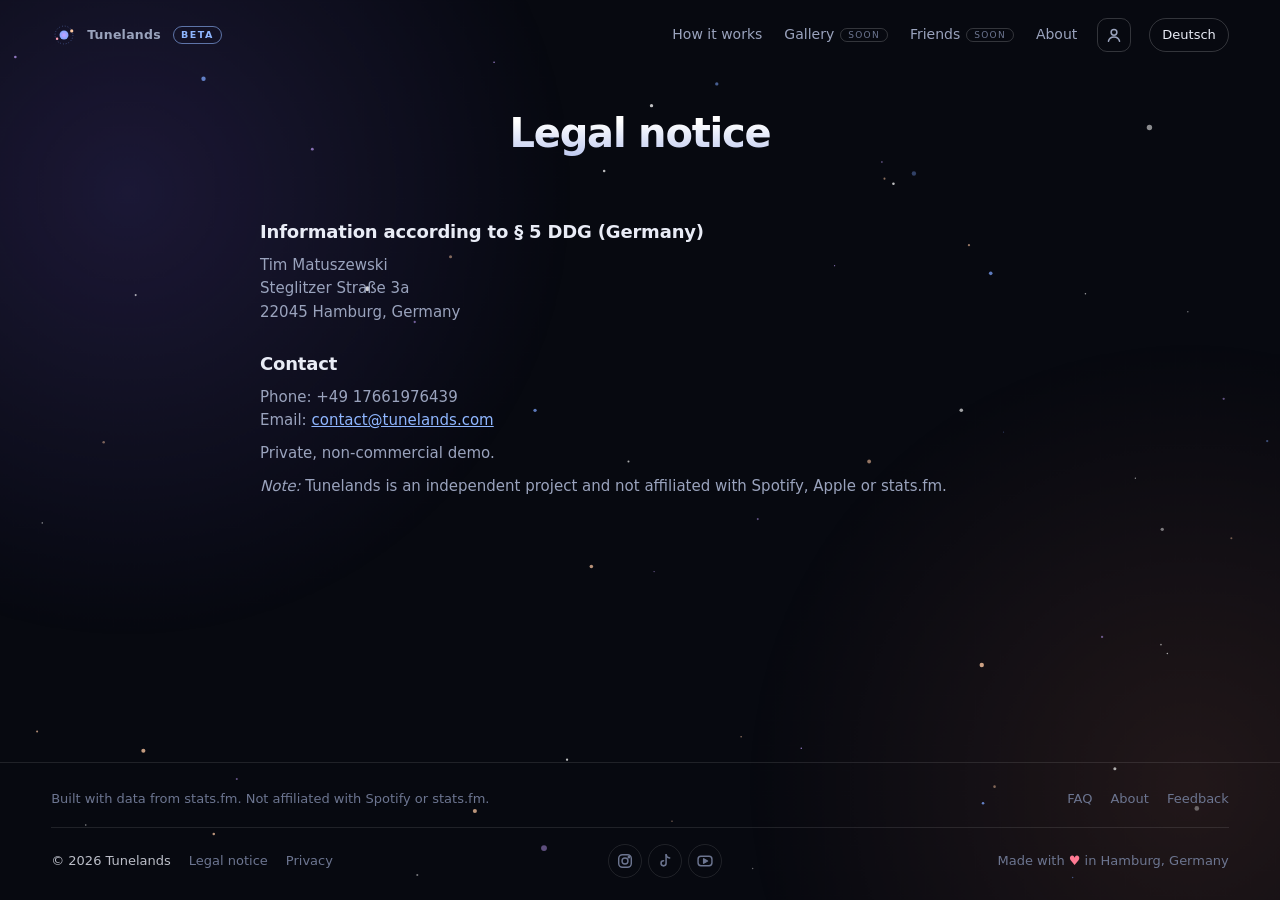
<file: impressum.html>
<!doctype html>
<html lang="de">
<head>
<meta charset="utf-8">
<meta name="viewport" content="width=device-width,initial-scale=1,viewport-fit=cover">
<meta name="color-scheme" content="dark">
<meta name="robots" content="noindex, nofollow">
<title>Impressum – Klangkarte</title>
<meta name="description" content="Anbieterkennzeichnung.">
<link rel="icon" href="data:image/svg+xml,%3Csvg xmlns='http://www.w3.org/2000/svg' viewBox='0 0 64 64'%3E%3Cdefs%3E%3CradialGradient id='g'%3E%3Cstop offset='0' stop-color='%23c4a1ff'/%3E%3Cstop offset='1' stop-color='%237ea6ff'/%3E%3C/radialGradient%3E%3C/defs%3E%3Crect width='64' height='64' rx='14' fill='%230b0e18'/%3E%3Ccircle cx='32' cy='32' r='11' fill='url(%23g)'/%3E%3Ccircle cx='32' cy='32' r='22' fill='none' stroke='%237ea6ff' stroke-opacity='.5' stroke-dasharray='2 5' stroke-width='2'/%3E%3C/svg%3E">
<meta name="theme-color" content="#070910">
<link rel="manifest" href="manifest.webmanifest">
<link rel="apple-touch-icon" href="icon-180.png">
<link rel="stylesheet" href="app.css">
<script>try{var l=localStorage.getItem('kk-lang')||(/^de/i.test(navigator.language||'')?'de':'en');document.documentElement.lang=l}catch(e){}</script>
</head>
<body class="sub" data-title-de="Impressum – Klangkarte" data-title-en="Legal notice – Tunelands" data-desc-de="Anbieterkennzeichnung." data-desc-en="Legal notice.">
<div id="landing">
<header class="top"><a class="brand" href="./"><svg width="26" height="26" viewBox="0 0 64 64" aria-hidden="true"><defs><radialGradient id="lg"><stop offset="0" stop-color="#c4a1ff"/><stop offset="1" stop-color="#7ea6ff"/></radialGradient></defs><circle cx="32" cy="32" r="11" fill="url(#lg)"/><circle cx="32" cy="32" r="22" fill="none" stroke="#7ea6ff" stroke-opacity=".55" stroke-dasharray="2 5" stroke-width="2"/><circle cx="51" cy="22" r="4" fill="#ffc9a3"/><circle cx="15" cy="41" r="3" fill="#ff9fb5"/></svg><span class="l-de">Klangkarte</span><span class="l-en">Tunelands</span><span class="betachip" id="betachip" hidden>Beta</span></a><button id="menu" class="menubtn" type="button" aria-label="Menü" aria-expanded="false"><i></i><i></i><i></i></button><nav id="nav"><a href="how.html"><span class="l-de">So geht’s</span><span class="l-en">How it works</span></a><a href="gallery.html"><span class="l-de">Galerie</span><span class="l-en">Gallery</span><em class="soonchip"><span class="l-de">bald</span><span class="l-en">soon</span></em></a><a href="friends.html"><span class="l-de">Freunde</span><span class="l-en">Friends</span><em class="soonchip"><span class="l-de">bald</span><span class="l-en">soon</span></em></a><a href="about.html"><span class="l-de">Über uns</span><span class="l-en">About</span></a><a class="profbtn" href="profile.html" aria-label="Profil"><svg width="18" height="18" viewBox="0 0 20 20" fill="none" stroke="currentColor" stroke-width="1.7" stroke-linecap="round"><circle cx="10" cy="7" r="3.2"/><path d="M3.8 17c.8-3.2 3.3-4.8 6.2-4.8s5.4 1.6 6.2 4.8"/></svg></a><button id="lang" type="button"><span class="l-de">English</span><span class="l-en">Deutsch</span></button></nav></header>
<main>
<section class="phero small"><div class="pin"><h1><span class="l-de">Impressum</span><span class="l-en">Legal notice</span></h1></div></section><section class="psec legal"><div class="legaltxt"><div class="l-de">
<h2>Angaben gemäß § 5 DDG</h2>
<p>Tim Matuszewski<br>Steglitzer Straße 3a<br>22045 Hamburg</p>
<h2>Kontakt</h2>
<p>Telefon: +49 17661976439<br>E-Mail: <a href="mailto:contact@tunelands.com">contact@tunelands.com</a></p>
<p>Private, nicht-kommerzielle Demo.</p>
<p><i>Hinweis:</i> Klangkarte ist ein unabhängiges Projekt und nicht mit Spotify, Apple oder stats.fm verbunden.</p>
</div>
<div class="l-en">
<h2>Information according to § 5 DDG (Germany)</h2>
<p>Tim Matuszewski<br>Steglitzer Straße 3a<br>22045 Hamburg, Germany</p>
<h2>Contact</h2>
<p>Phone: +49 17661976439<br>Email: <a href="mailto:contact@tunelands.com">contact@tunelands.com</a></p>
<p>Private, non-commercial demo.</p>
<p><i>Note:</i> Tunelands is an independent project and not affiliated with Spotify, Apple or stats.fm.</p>
</div>
</div></section>
</main>
<footer><div class="f-top"><p class="f-note"><span class="l-de">Gebaut mit Daten von stats.fm. Nicht mit Spotify oder stats.fm verbunden.</span><span class="l-en">Built with data from stats.fm. Not affiliated with Spotify or stats.fm.</span></p><nav class="f-links" aria-label="Footer"><a href="index.html#faq"><span class="l-de">Fragen</span><span class="l-en">FAQ</span></a><a href="about.html"><span class="l-de">Über uns</span><span class="l-en">About</span></a><a id="foot-donate" class="hidden" href="#" target="_blank" rel="noopener"><span class="l-de">Projekt unterstützen</span><span class="l-en">Support the project</span></a><a id="foot-fb" class="hidden" href="#" target="_blank" rel="noopener">Feedback</a></nav></div><div class="f-bot"><span class="f-copy"><span>© 2026 Tunelands</span><a href="impressum.html"><span class="l-de">Impressum</span><span class="l-en">Legal notice</span></a><a href="datenschutz.html"><span class="l-de">Datenschutz</span><span class="l-en">Privacy</span></a></span><span class="f-soc" id="footsocial"><a class="fsoc-instagram" href="https://www.instagram.com/tunelands" target="_blank" rel="noopener" aria-label="Instagram" title="Instagram"><svg width="18" height="18" viewBox="0 0 20 20" fill="none" stroke="currentColor" stroke-width="1.6" stroke-linecap="round" stroke-linejoin="round"><rect x="3" y="3" width="14" height="14" rx="4.2"/><circle cx="10" cy="10" r="3.3"/><circle cx="14.3" cy="5.7" r=".7" fill="currentColor"/></svg></a><a class="fsoc-tiktok" href="https://www.tiktok.com/@tunelands_maps" target="_blank" rel="noopener" aria-label="TikTok" title="TikTok"><svg width="18" height="18" viewBox="0 0 20 20" fill="none" stroke="currentColor" stroke-width="1.7" stroke-linecap="round" stroke-linejoin="round"><path d="M11.2 3v9.6a2.8 2.8 0 1 1-2.8-2.8"/><path d="M11.2 3c.3 2.1 1.7 3.5 4 3.7"/></svg></a><a class="fsoc-youtube" href="https://youtube.com/@tunelands-g3m" target="_blank" rel="noopener" aria-label="YouTube" title="YouTube"><svg width="18" height="18" viewBox="0 0 20 20" fill="none" stroke="currentColor" stroke-width="1.6" stroke-linejoin="round"><rect x="2.3" y="4.8" width="15.4" height="10.4" rx="3.2"/><path d="M8.5 7.5v5l4.3-2.5z" fill="currentColor"/></svg></a></span><span class="f-made">Made with <b>♥</b> in Hamburg, Germany</span></div></footer>
</div>
<script src="config.js"></script>
<script src="site.js"></script>
</body>
</html>
</file>
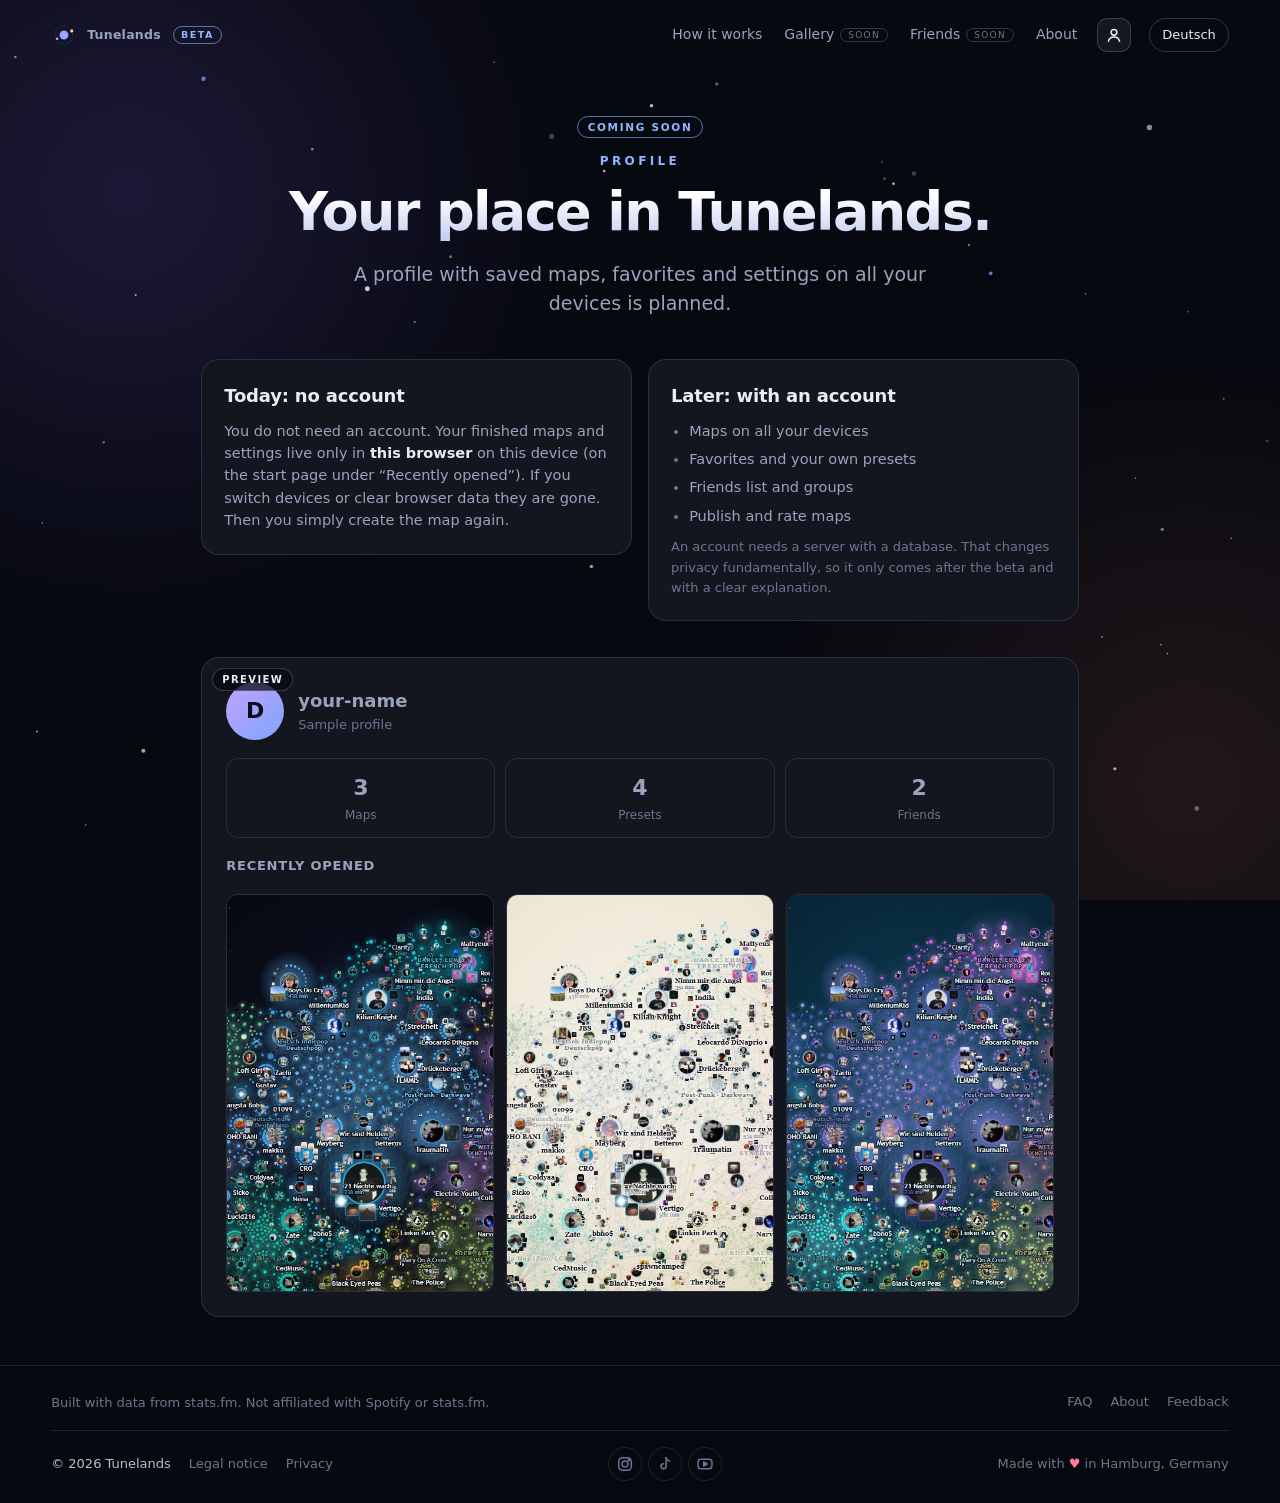
<file: profile.html>
<!doctype html>
<html lang="de">
<head>
<meta charset="utf-8">
<meta name="viewport" content="width=device-width,initial-scale=1,viewport-fit=cover">
<meta name="color-scheme" content="dark">
<meta name="robots" content="noindex, nofollow">
<title>Profil – Klangkarte</title>
<meta name="description" content="Bald: Profil mit gespeicherten Karten und Favoriten.">
<link rel="icon" href="data:image/svg+xml,%3Csvg xmlns='http://www.w3.org/2000/svg' viewBox='0 0 64 64'%3E%3Cdefs%3E%3CradialGradient id='g'%3E%3Cstop offset='0' stop-color='%23c4a1ff'/%3E%3Cstop offset='1' stop-color='%237ea6ff'/%3E%3C/radialGradient%3E%3C/defs%3E%3Crect width='64' height='64' rx='14' fill='%230b0e18'/%3E%3Ccircle cx='32' cy='32' r='11' fill='url(%23g)'/%3E%3Ccircle cx='32' cy='32' r='22' fill='none' stroke='%237ea6ff' stroke-opacity='.5' stroke-dasharray='2 5' stroke-width='2'/%3E%3C/svg%3E">
<meta name="theme-color" content="#070910">
<link rel="manifest" href="manifest.webmanifest">
<link rel="apple-touch-icon" href="icon-180.png">
<link rel="stylesheet" href="app.css">
<script>try{var l=localStorage.getItem('kk-lang')||(/^de/i.test(navigator.language||'')?'de':'en');document.documentElement.lang=l}catch(e){}</script>
</head>
<body class="sub" data-title-de="Profil – Klangkarte" data-title-en="Profile – Tunelands" data-desc-de="Bald: Profil mit gespeicherten Karten und Favoriten." data-desc-en="Coming soon: a profile with saved maps and favorites.">
<div id="landing">
<header class="top"><a class="brand" href="./"><svg width="26" height="26" viewBox="0 0 64 64" aria-hidden="true"><defs><radialGradient id="lg"><stop offset="0" stop-color="#c4a1ff"/><stop offset="1" stop-color="#7ea6ff"/></radialGradient></defs><circle cx="32" cy="32" r="11" fill="url(#lg)"/><circle cx="32" cy="32" r="22" fill="none" stroke="#7ea6ff" stroke-opacity=".55" stroke-dasharray="2 5" stroke-width="2"/><circle cx="51" cy="22" r="4" fill="#ffc9a3"/><circle cx="15" cy="41" r="3" fill="#ff9fb5"/></svg><span class="l-de">Klangkarte</span><span class="l-en">Tunelands</span><span class="betachip" id="betachip" hidden>Beta</span></a><button id="menu" class="menubtn" type="button" aria-label="Menü" aria-expanded="false"><i></i><i></i><i></i></button><nav id="nav"><a href="how.html"><span class="l-de">So geht’s</span><span class="l-en">How it works</span></a><a href="gallery.html"><span class="l-de">Galerie</span><span class="l-en">Gallery</span><em class="soonchip"><span class="l-de">bald</span><span class="l-en">soon</span></em></a><a href="friends.html"><span class="l-de">Freunde</span><span class="l-en">Friends</span><em class="soonchip"><span class="l-de">bald</span><span class="l-en">soon</span></em></a><a href="about.html"><span class="l-de">Über uns</span><span class="l-en">About</span></a><a class="profbtn on" href="profile.html" aria-label="Profil"><svg width="18" height="18" viewBox="0 0 20 20" fill="none" stroke="currentColor" stroke-width="1.7" stroke-linecap="round"><circle cx="10" cy="7" r="3.2"/><path d="M3.8 17c.8-3.2 3.3-4.8 6.2-4.8s5.4 1.6 6.2 4.8"/></svg></a><button id="lang" type="button"><span class="l-de">English</span><span class="l-en">Deutsch</span></button></nav></header>
<main>
<section class="phero"><div class="pin"><span class="dbadge"><span class="l-de">Bald verfügbar</span><span class="l-en">Coming soon</span></span><div class="kicker"><span class="l-de">Profil</span><span class="l-en">Profile</span></div><h1><span class="l-de">Dein Platz in Tunelands.</span><span class="l-en">Your place in Tunelands.</span></h1><p class="lead"><span class="l-de">Ein Profil mit gespeicherten Karten, Favoriten und Einstellungen auf allen Geräten ist geplant.</span><span class="l-en">A profile with saved maps, favorites and settings on all your devices is planned.</span></p></div></section><section class="psec pgrid"><article class="pcard"><h2><span class="l-de">Heute: ohne Konto</span><span class="l-en">Today: no account</span></h2><div class="ptxt"><div class="l-de"><p>Du brauchst kein Konto. Deine fertigen Karten und Einstellungen liegen nur in <b>diesem Browser</b> auf diesem Gerät (auf der Startseite unter „Zuletzt geöffnet“). Wechselst du das Gerät oder löschst die Browserdaten, sind sie weg. Dann erstellst du die Karte einfach neu.</p></div><div class="l-en"><p>You do not need an account. Your finished maps and settings live only in <b>this browser</b> on this device (on the start page under “Recently opened”). If you switch devices or clear browser data they are gone. Then you simply create the map again.</p></div></div></article><article class="pcard"><h2><span class="l-de">Später: mit Konto</span><span class="l-en">Later: with an account</span></h2><div class="ptxt"><div class="l-de"><ul><li>Karten auf allen Geräten</li><li>Favoriten und eigene Presets</li><li>Freundesliste und Gruppen</li><li>Karten veröffentlichen und bewerten</li></ul><p class="muted">Ein Konto bräuchte einen Server mit Datenbank. Das ändert den Datenschutz grundlegend. Deshalb kommt es nur nach der Beta und mit klarer Erklärung.</p></div><div class="l-en"><ul><li>Maps on all your devices</li><li>Favorites and your own presets</li><li>Friends list and groups</li><li>Publish and rate maps</li></ul><p class="muted">An account needs a server with a database. That changes privacy fundamentally, so it only comes after the beta and with a clear explanation.</p></div></div></article></section><section class="psec"><div class="pfmock"><span class="pvtag"><span class="l-de">Vorschau</span><span class="l-en">Preview</span></span><div class="pf-head"><span class="pf-av">D</span><div><b><span class="l-de">dein-name</span><span class="l-en">your-name</span></b><small><span class="l-de">Beispielprofil</span><span class="l-en">Sample profile</span></small></div></div><div class="pf-stats"><div><b>3</b><small><span class="l-de">Karten</span><span class="l-en">Maps</span></small></div><div><b>4</b><small><span class="l-de">Presets</span><span class="l-en">Presets</span></small></div><div><b>2</b><small><span class="l-de">Freunde</span><span class="l-en">Friends</span></small></div></div><h3><span class="l-de">Zuletzt geöffnet</span><span class="l-en">Recently opened</span></h3><div class="pf-maps"><figure><img src="img/prev_night.jpg" width="540" height="675" loading="lazy" alt="Mitternacht"><figcaption><b><span class="l-de">Mitternacht</span><span class="l-en">Midnight</span></b><span><span class="l-de">heute</span><span class="l-en">today</span></span></figcaption></figure><figure><img src="img/prev_paper.jpg" width="540" height="675" loading="lazy" alt="Papier"><figcaption><b><span class="l-de">Papier</span><span class="l-en">Paper</span></b><span><span class="l-de">gestern</span><span class="l-en">yesterday</span></span></figcaption></figure><figure><img src="img/prev_ocean.jpg" width="540" height="675" loading="lazy" alt="Ozean"><figcaption><b><span class="l-de">Ozean</span><span class="l-en">Ocean</span></b><span><span class="l-de">vor 3 Tagen</span><span class="l-en">3 days ago</span></span></figcaption></figure></div></div></section>
</main>
<footer><div class="f-top"><p class="f-note"><span class="l-de">Gebaut mit Daten von stats.fm. Nicht mit Spotify oder stats.fm verbunden.</span><span class="l-en">Built with data from stats.fm. Not affiliated with Spotify or stats.fm.</span></p><nav class="f-links" aria-label="Footer"><a href="index.html#faq"><span class="l-de">Fragen</span><span class="l-en">FAQ</span></a><a href="about.html"><span class="l-de">Über uns</span><span class="l-en">About</span></a><a id="foot-donate" class="hidden" href="#" target="_blank" rel="noopener"><span class="l-de">Projekt unterstützen</span><span class="l-en">Support the project</span></a><a id="foot-fb" class="hidden" href="#" target="_blank" rel="noopener">Feedback</a></nav></div><div class="f-bot"><span class="f-copy"><span>© 2026 Tunelands</span><a href="impressum.html"><span class="l-de">Impressum</span><span class="l-en">Legal notice</span></a><a href="datenschutz.html"><span class="l-de">Datenschutz</span><span class="l-en">Privacy</span></a></span><span class="f-soc" id="footsocial"><a class="fsoc-instagram" href="https://www.instagram.com/tunelands" target="_blank" rel="noopener" aria-label="Instagram" title="Instagram"><svg width="18" height="18" viewBox="0 0 20 20" fill="none" stroke="currentColor" stroke-width="1.6" stroke-linecap="round" stroke-linejoin="round"><rect x="3" y="3" width="14" height="14" rx="4.2"/><circle cx="10" cy="10" r="3.3"/><circle cx="14.3" cy="5.7" r=".7" fill="currentColor"/></svg></a><a class="fsoc-tiktok" href="https://www.tiktok.com/@tunelands_maps" target="_blank" rel="noopener" aria-label="TikTok" title="TikTok"><svg width="18" height="18" viewBox="0 0 20 20" fill="none" stroke="currentColor" stroke-width="1.7" stroke-linecap="round" stroke-linejoin="round"><path d="M11.2 3v9.6a2.8 2.8 0 1 1-2.8-2.8"/><path d="M11.2 3c.3 2.1 1.7 3.5 4 3.7"/></svg></a><a class="fsoc-youtube" href="https://youtube.com/@tunelands-g3m" target="_blank" rel="noopener" aria-label="YouTube" title="YouTube"><svg width="18" height="18" viewBox="0 0 20 20" fill="none" stroke="currentColor" stroke-width="1.6" stroke-linejoin="round"><rect x="2.3" y="4.8" width="15.4" height="10.4" rx="3.2"/><path d="M8.5 7.5v5l4.3-2.5z" fill="currentColor"/></svg></a></span><span class="f-made">Made with <b>♥</b> in Hamburg, Germany</span></div></footer>
</div>
<script src="config.js"></script>
<script src="site.js"></script>
</body>
</html>
</file>
<file: app.css>
/* Klangkarte – Startseite (wird beim Start des Viewers deaktiviert) */
:root{--bg:#070910;--text:#e9ecf6;--muted:#9aa3bd;--dim:#6c7590;--line:rgba(255,255,255,.1);--line2:rgba(255,255,255,.18);--grad:linear-gradient(135deg,#c4a1ff,#7ea6ff);--ink:#0b0e18;--glass:rgba(16,20,34,.86)}
*{box-sizing:border-box;margin:0}
html{background:var(--bg);scroll-behavior:smooth;overflow-x:clip}
body{overflow-x:clip;max-width:100vw;background:var(--bg);color:var(--text);font:15px/1.55 "Segoe UI Variable Text","Segoe UI",system-ui,-apple-system,"Helvetica Neue",Arial,sans-serif;-webkit-font-smoothing:antialiased;min-height:100vh}
.hidden{display:none !important}
button{font:inherit;color:inherit;background:none;border:0;cursor:pointer}
a{color:inherit}
#landing{min-height:100vh;display:flex;flex-direction:column;transition:opacity .4s,transform .4s}
#landing.away{opacity:0;pointer-events:none;transform:scale(.985)}
.top{display:flex;align-items:center;justify-content:space-between;padding:18px max(20px,4vw);position:relative;z-index:3}
.brand{display:flex;align-items:center;gap:10px;text-decoration:none;font-weight:650;letter-spacing:.02em}
.betachip{margin-left:2px;padding:1px 7px;border-radius:999px;border:1px solid rgba(143,182,255,.6);color:#8fb6ff;font-size:9.5px;letter-spacing:.16em;text-transform:uppercase;font-weight:650}
.betachip[hidden]{display:none}
.top nav{display:flex;align-items:center;gap:18px;font-size:14px;color:var(--muted)}
.top nav a{text-decoration:none}.top nav a:hover{color:var(--text)}
#lang{padding:6px 12px;border:1px solid var(--line2);border-radius:99px;font-size:13px;color:var(--text)}
#lang:hover{background:rgba(255,255,255,.06)}
main{flex:1}
.hero{position:relative;min-height:min(78vh,720px);display:grid;grid-template-columns:minmax(0,1fr);place-items:center;padding:30px max(20px,4vw) 60px;overflow:hidden;margin-top:-62px;padding-top:92px}
.hero .art{position:absolute;inset:0;opacity:.95;overflow:hidden}
.hero .art .layer{position:absolute;inset:0;width:100%;height:100%;will-change:transform,opacity;pointer-events:none}.hero .art .vig{position:absolute;inset:0;background:linear-gradient(to bottom,transparent 72%,var(--bg) 99%),radial-gradient(ellipse at 50% 45%,transparent 40%,var(--bg) 88%);pointer-events:none}
.hero .orbs{animation:spin 180s linear infinite;transform-origin:50% 50%}
@keyframes spin{to{transform:rotate(360deg)}}
.hero .inner{position:relative;width:100%;max-width:760px;min-width:0;text-align:center}
.kicker{font-size:12px;letter-spacing:.28em;text-transform:uppercase;color:#8fb6ff;font-weight:650}
h1{font-size:clamp(40px,7.2vw,78px);line-height:1.08;padding-bottom:.12em;letter-spacing:-.03em;font-weight:760;margin:14px 0 12px;background:linear-gradient(180deg,#fff 20%,#b8c4ee);-webkit-background-clip:text;background-clip:text;color:transparent}
.lead{font-size:clamp(16px,2vw,19px);color:var(--muted);max-width:640px;margin:0 auto 28px}
#gen{display:flex;gap:10px;justify-content:center;flex-wrap:wrap;width:100%;max-width:620px;margin:0 auto}
.field{flex:1 1 320px;min-width:0;display:flex;align-items:center;background:var(--glass);border:1px solid var(--line2);border-radius:14px;padding:0 14px;transition:border-color .2s,box-shadow .2s}
.field:focus-within{border-color:#8fb6ff;box-shadow:0 0 0 4px rgba(126,166,255,.18)}
.field .pre{color:var(--dim);font-size:clamp(12.5px,3.7vw,15px);white-space:nowrap;flex:none}
.field input{flex:1;width:100%;min-width:0;background:none;border:0;outline:0;color:var(--text);font:inherit;font-size:17px;padding:15px 6px;font-weight:550}
.go{display:inline-flex;align-items:center;justify-content:center;gap:9px;padding:0 24px;min-height:52px;border-radius:14px;background:var(--grad);color:var(--ink);font-weight:700;font-size:15.5px;transition:transform .15s,filter .15s,box-shadow .2s;box-shadow:0 8px 28px rgba(126,166,255,.25)}
.go:hover{filter:brightness(1.07);transform:translateY(-1px)}
.go:active{transform:none}
.hint{font-size:13px;color:var(--dim);margin-top:14px;max-width:520px;margin-inline:auto}
section h2{font-size:12px;letter-spacing:.22em;text-transform:uppercase;color:var(--muted);font-weight:650;margin-bottom:18px;text-align:center}
.sources,.how,.faq{max-width:980px;margin:0 auto;padding:36px max(20px,4vw)}
.cards{display:grid;grid-template-columns:repeat(auto-fit,minmax(230px,1fr));gap:12px}
.src{position:relative;text-align:left;padding:18px;border:1px solid var(--line);border-radius:16px;background:rgba(255,255,255,.03);display:flex;flex-direction:column;gap:6px;transition:border-color .2s,background .2s}
.src b{font-size:16px}.src span{font-size:13.5px;color:var(--muted)}
.src.on{border-color:rgba(143,182,255,.55);background:rgba(126,166,255,.07)}
.src.dis{opacity:.6;cursor:default}
.src em{position:absolute;top:14px;right:14px;font-style:normal;font-size:11px;letter-spacing:.1em;text-transform:uppercase;color:var(--dim);border:1px solid var(--line2);border-radius:99px;padding:2px 9px}
.how ol{list-style:none;padding:0;display:grid;grid-template-columns:repeat(auto-fit,minmax(240px,1fr));gap:18px}
.how li{display:flex;gap:14px;align-items:flex-start}
.how li b{flex:none;width:34px;height:34px;border-radius:50%;display:grid;place-items:center;background:var(--grad);color:var(--ink);font-weight:760}
.how h3{font-size:16px;margin-bottom:4px}.how p{font-size:14px;color:var(--muted)}
.faq details{border-top:1px solid var(--line);padding:14px 2px}
.faq details:last-child{border-bottom:1px solid var(--line)}
.faq summary{cursor:pointer;font-weight:600;list-style:none;display:flex;justify-content:space-between;gap:12px}
.faq summary::after{content:"+";color:var(--muted);font-size:20px;line-height:1}
.faq details[open] summary::after{content:"–"}
.faq p{color:var(--muted);margin-top:8px;font-size:14.5px;max-width:720px}
footer{padding:26px max(20px,4vw) calc(22px + env(safe-area-inset-bottom));border-top:1px solid var(--line);font-size:13px;color:var(--dim)}
footer a{text-decoration:none}footer a:hover{color:var(--text)}
footer .f-top{display:flex;gap:10px 28px;align-items:center;justify-content:space-between;flex-wrap:wrap}
footer .f-note{margin:0;flex:1 1 320px;line-height:1.5}
footer .f-links{display:flex;flex-wrap:wrap;gap:6px 18px}
footer .f-bot{display:flex;gap:10px 22px;align-items:center;justify-content:space-between;flex-wrap:wrap;margin-top:18px;padding-top:16px;border-top:1px solid var(--line)}
footer .f-copy{display:flex;flex-wrap:wrap;gap:6px 18px;align-items:center}footer .f-copy>span{color:var(--text);opacity:.8}
footer .f-soc{display:flex;gap:6px}footer .f-soc a{display:grid;place-items:center;width:34px;height:34px;border-radius:50%;border:1px solid var(--line);color:var(--dim);transition:color .15s,border-color .15s,background .15s}
footer .f-soc a:hover{color:var(--text);border-color:var(--text);background:rgba(255,255,255,.05)}footer .f-soc a.hidden{display:none}
footer .f-made{color:var(--dim)}footer .f-made b{color:#ff7a93;font-weight:400}
@media (max-width:640px){footer .f-bot{flex-direction:column;align-items:flex-start;gap:14px}footer .f-links{gap:8px 16px}}

/* Fortschritt */
#progress{position:fixed;inset:0;z-index:20;display:none;place-items:center;padding:20px;background:radial-gradient(ellipse at 50% 30%,#12172a,#070910 70%)}
#progress.show{display:grid}
#progress .card{width:min(520px,100%);padding:30px 28px;border:1px solid var(--line);border-radius:22px;background:var(--glass);backdrop-filter:blur(14px)}
#progress h2{font-size:28px;letter-spacing:-.02em;margin:8px 0 22px;text-align:left;text-transform:none;color:var(--text);font-weight:720}
#psteps{list-style:none;padding:0;display:flex;flex-direction:column;gap:14px}
#psteps li{display:flex;gap:14px;align-items:flex-start;opacity:.45;transition:opacity .3s}
#psteps li[data-state=run],#psteps li[data-state=done]{opacity:1}
#psteps .dot{flex:none;width:18px;height:18px;border-radius:50%;border:2px solid var(--line2);margin-top:2px;position:relative}
#psteps li[data-state=run] .dot{border-color:#8fb6ff;border-top-color:transparent;animation:rot 0.9s linear infinite}
#psteps li[data-state=done] .dot{background:var(--grad);border-color:transparent}
#psteps li[data-state=done] .dot::after{content:"";position:absolute;left:5px;top:2px;width:4px;height:8px;border:solid var(--ink);border-width:0 2px 2px 0;transform:rotate(45deg)}
@keyframes rot{to{transform:rotate(360deg)}}
#psteps li>div{flex:1;min-width:0}
#psteps b{font-weight:600}.sub{display:block;font-size:12.5px;color:var(--muted);min-height:1.2em}
.bar{height:4px;border-radius:2px;background:rgba(255,255,255,.08);overflow:hidden;margin-top:6px}
.bar i{display:block;height:100%;width:0;background:var(--grad);border-radius:2px;transition:width .25s}
.ghost{margin-top:22px;padding:9px 16px;border:1px solid var(--line2);border-radius:10px;font-size:13px;color:var(--muted)}
.ghost:hover{color:var(--text)}
#perr{margin-top:6px}#perr h3{font-size:18px;margin-bottom:8px}#perr p{color:var(--muted);margin-bottom:18px;line-height:1.5}
@media (max-width:560px){.go{width:100%}.field{flex-basis:100%}.hero{padding-inline:16px}}
/* Bewegung: Hintergrund atmet und driftet, Texte blenden weich ein */
.hero .drift{animation:drift 26s ease-in-out infinite alternate;transform-origin:50% 50%}
.hero .drift.d2{animation-duration:32s;animation-delay:-9s}.hero .drift.d3{animation-duration:29s;animation-delay:-17s}
@keyframes drift{0%{transform:translate(-16px,10px) scale(.98)}50%{transform:translate(12px,-14px) scale(1.03)}100%{transform:translate(18px,12px) scale(1)}}
.hero .glow{animation:breathe 9s ease-in-out infinite}
.hero .glow.g2{animation-duration:12s;animation-delay:-4s}.hero .glow.g3{animation-duration:15s;animation-delay:-8s}
@keyframes breathe{0%,100%{transform:scale(.94);opacity:.8}50%{transform:scale(1.08);opacity:1}}
.hero .tw{animation:twinkle 5.2s ease-in-out infinite}.hero .tw.t2{animation-delay:-2.6s;animation-duration:6.4s}.hero.paused .layer,.hero.paused .inner>*{animation-play-state:paused}
@keyframes twinkle{0%,100%{opacity:.25}50%{opacity:1}}
@keyframes rise{from{opacity:0;transform:translateY(26px)}to{opacity:1;transform:none}}
@keyframes fadein{from{opacity:0}to{opacity:1}}
.top{animation:fadein .9s .05s backwards}
.hero .inner>*{animation:rise .95s cubic-bezier(.2,.7,.2,1) backwards}
.hero .inner>:nth-child(1){animation-delay:.15s}.hero .inner>:nth-child(2){animation-delay:.28s}.hero .inner>:nth-child(3){animation-delay:.42s}
.hero .inner>:nth-child(4){animation-delay:.56s}.hero .inner>:nth-child(5){animation-delay:.7s}.hero .inner>:nth-child(6){animation-delay:.8s}.hero .inner>:nth-child(7){animation-delay:.9s}
.hero .art{animation:fadein 1.8s .1s backwards}
/* beim Scrollen: Bereiche blenden nacheinander ein (Klasse rv setzt app.js, nur wenn Bewegung erlaubt ist) */
.rv{opacity:0;transform:translateY(28px);transition:opacity .8s cubic-bezier(.2,.7,.2,1),transform .8s cubic-bezier(.2,.7,.2,1);transition-delay:calc(var(--d,0) * 90ms)}
.rv.in{opacity:1;transform:none}
.src,.go,.dcard{will-change:auto}
@media (prefers-reduced-motion:reduce){.hero .layer,.hero .inner>*,.hero .art,.top{animation:none}.rv{opacity:1;transform:none;transition:none}}

/* Demo-Karte */
.demo{max-width:980px;margin:0 auto;padding:6px max(20px,4vw) 14px}
.dcard{display:flex;align-items:center;justify-content:space-between;gap:20px;flex-wrap:wrap;padding:22px 24px;border:1px solid rgba(143,182,255,.32);border-radius:18px;background:linear-gradient(135deg,rgba(126,166,255,.10),rgba(196,161,255,.07))}
.dtxt{flex:1 1 320px;min-width:0}
.dbadge{display:inline-block;padding:2px 10px;border-radius:99px;border:1px solid rgba(143,182,255,.6);color:#8fb6ff;font-size:10.5px;letter-spacing:.16em;text-transform:uppercase;font-weight:650}
.dcard h2{line-height:1.25;margin:10px 0 6px;text-align:left;font-size:20px;letter-spacing:-.01em;text-transform:none;color:var(--text);font-weight:720}
.dcard p{color:var(--muted);font-size:14.5px;max-width:560px}
.ghostgo{text-decoration:none;background:var(--grad);flex:none}
@media (max-width:560px){.dcard{padding:18px}.ghostgo{width:100%}}

.recent{margin:22px auto 0;max-width:560px;display:flex;flex-wrap:wrap;gap:8px;justify-content:center;align-items:center}
.recent .rh{width:100%;font-size:11px;letter-spacing:.2em;text-transform:uppercase;color:var(--dim);margin-bottom:2px}
.recent .chip{display:flex;border:1px solid var(--line2);border-radius:12px;background:rgba(255,255,255,.04);overflow:hidden}
.recent .o{display:flex;flex-direction:column;align-items:flex-start;padding:8px 12px;text-align:left}
.recent .o b{font-size:14px}.recent .o small{font-size:11.5px;color:var(--muted)}
.recent .o:hover{background:rgba(255,255,255,.07)}
.recent .x{padding:0 10px;color:var(--dim);font-size:18px}.recent .x:hover{color:var(--text);background:rgba(255,255,255,.07)}

.modal{position:fixed;inset:0;z-index:30;display:none;place-items:center;padding:16px;background:rgba(4,6,12,.72);backdrop-filter:blur(8px)}
.modal.show{display:grid}
.modal .card{position:relative;width:min(560px,100%);max-height:calc(100vh - 32px);overflow:auto;padding:26px 26px 22px;border:1px solid var(--line);border-radius:20px;background:#0e1222}
.modal h2{font-size:22px;letter-spacing:-.01em;margin:0 0 8px;text-transform:none;color:var(--text);text-align:left;font-weight:720}
.modal .lead2{color:var(--muted);font-size:14.5px;margin-bottom:14px}
.mx{position:absolute;top:12px;right:14px;font-size:26px;line-height:1;color:var(--muted);width:34px;height:34px;border-radius:9px}.mx:hover{background:rgba(255,255,255,.07);color:var(--text)}
.how2{border:1px solid var(--line);border-radius:12px;padding:10px 14px;margin-bottom:14px;background:rgba(255,255,255,.03)}
.how2 summary{cursor:pointer;font-weight:600;font-size:14px}
.how2 ol{margin:10px 0 2px;padding-left:20px;color:var(--muted);font-size:13.5px;display:grid;gap:6px}
.drop{display:grid;place-items:center;text-align:center;min-height:104px;border:1.5px dashed var(--line2);border-radius:14px;padding:16px;color:var(--muted);cursor:pointer;transition:border-color .2s,background .2s}
.drop:hover,.drop.over{border-color:#8fb6ff;background:rgba(126,166,255,.07);color:var(--text)}
.drop input{position:absolute;opacity:0;width:1px;height:1px}
.nm{display:flex;align-items:center;gap:12px;margin-top:14px;font-size:13.5px;color:var(--muted)}
.nm input{flex:1;background:rgba(255,255,255,.05);border:1px solid var(--line2);border-radius:10px;color:var(--text);font:inherit;padding:9px 12px;outline:0}
.nm input:focus{border-color:#8fb6ff}
.sperr{margin-top:12px;color:#ff8c9e;font-size:13.5px}
.mrow{display:flex;justify-content:flex-end;margin-top:16px}
.mrow .go:disabled{opacity:.4;cursor:default;transform:none;filter:none}

.cmpbox{margin:12px auto 0;max-width:620px;display:flex;flex-direction:column;align-items:center;gap:10px}
.linkbtn{font-size:13.5px;color:#8fb6ff;padding:4px 8px;border-radius:8px}.linkbtn:hover{background:rgba(143,182,255,.1)}
#cmp-field{width:100%}

/* ===== Mehrseiten-Gerüst: gemeinsame Kopfzeile, Unterseiten ===== */
html[lang=de] .l-en,html[lang=en] .l-de{display:none !important}
.top nav a{padding:6px 2px;border-radius:10px}
.top nav a.on{color:var(--text)}
.soonchip{margin-left:6px;font-style:normal;font-size:9px;letter-spacing:.14em;text-transform:uppercase;color:var(--dim);border:1px solid var(--line2);border-radius:99px;padding:1px 7px;vertical-align:1px}
.profbtn{display:inline-grid;place-items:center;width:34px;height:34px;padding:0 !important;border:1px solid var(--line2);border-radius:50%;color:var(--muted)}
.profbtn:hover,.profbtn.on{color:var(--text);background:rgba(255,255,255,.06)}
.menubtn{display:none;width:42px;height:42px;border:1px solid var(--line2);border-radius:12px;flex-direction:column;align-items:center;justify-content:center;gap:4px}
.menubtn i{display:block;width:18px;height:2px;border-radius:2px;background:var(--text);transition:transform .2s,opacity .2s}
.menubtn[aria-expanded=true] i:nth-child(1){transform:translateY(6px) rotate(45deg)}
.menubtn[aria-expanded=true] i:nth-child(2){opacity:0}
.menubtn[aria-expanded=true] i:nth-child(3){transform:translateY(-6px) rotate(-45deg)}
@media (max-width:820px){
  .menubtn{display:flex}
  .top nav{display:none;position:absolute;top:calc(100% - 4px);left:max(16px,4vw);right:max(16px,4vw);flex-direction:column;align-items:stretch;gap:2px;padding:10px;background:rgba(12,16,30,.97);border:1px solid var(--line2);border-radius:18px;backdrop-filter:blur(14px);box-shadow:0 18px 50px rgba(0,0,0,.5);z-index:20;font-size:16px}
  .top nav.open{display:flex}
  .top nav a{padding:12px 14px}
  .top nav .profbtn{width:auto;height:auto;border-radius:10px;border:0;justify-content:flex-start;padding:12px 14px !important;display:flex;gap:10px}
  .top nav .profbtn::after{content:"Profil";font-size:16px}
  html[lang=en] .top nav .profbtn::after{content:"Profile"}
  #lang{align-self:flex-start;margin:6px 4px 4px}
}

/* Unterseiten */
body.sub #landing{min-height:100vh}
.phero{padding:46px max(20px,4vw) 14px;text-align:center}
.phero .pin{max-width:720px;margin:0 auto}
.phero h1{font-size:clamp(32px,6vw,54px);margin:12px 0 12px}
.phero .lead{margin-bottom:8px}
.phero.small{padding-top:30px}.phero.small h1{font-size:clamp(28px,5vw,40px);margin-bottom:0}
.phero .dbadge{margin-bottom:14px}
.psec{max-width:980px;margin:0 auto;padding:18px max(20px,4vw)}
.pgrid{display:grid;grid-template-columns:repeat(auto-fit,minmax(min(100%,320px),1fr));gap:16px;align-items:start}
.pcard{min-width:0;padding:22px;border:1px solid var(--line);border-radius:18px;background:linear-gradient(rgba(255,255,255,.03),rgba(255,255,255,.03)),#0b0e18}
.pcard h2{text-align:left;text-transform:none;letter-spacing:-.01em;font-size:18px;color:var(--text);font-weight:700;margin-bottom:10px}
.ptxt{font-size:14.5px;color:var(--muted)}
.ptxt p+p,.ptxt ul+p,.ptxt ol+p,.ptxt p+ul,.ptxt div+p{margin-top:10px}
.ptxt ul,.ptxt ol{padding-left:1.25em}
.ptxt li{margin:6px 0}
.ptxt li::marker{color:var(--dim)}
.ptxt b{color:var(--text);font-weight:650}
.ptxt a{color:#8fb6ff}
.muted{color:var(--dim) !important;font-size:13px}
.center{text-align:center;color:var(--muted)}.center a{color:#8fb6ff}
.bigsteps{list-style:none;padding:0;display:grid;grid-template-columns:repeat(auto-fit,minmax(min(100%,260px),1fr));gap:18px}
.bigsteps li{display:flex;gap:14px;align-items:flex-start;padding:18px;border:1px solid var(--line);border-radius:18px;background:rgba(255,255,255,.03)}
.bigsteps b{flex:none;width:36px;height:36px;border-radius:50%;display:grid;place-items:center;background:var(--grad);color:var(--ink);font-weight:760}
.bigsteps h3{font-size:16px;margin-bottom:4px}.bigsteps p{font-size:14px;color:var(--muted)}
.skelgrid{display:grid;grid-template-columns:repeat(auto-fit,minmax(min(100%,200px),1fr));gap:14px}
.skel{position:relative;padding:14px;border:1px dashed var(--line2);border-radius:16px;background:rgba(255,255,255,.02);overflow:hidden}
.sk-art{aspect-ratio:4/3;border-radius:12px;background:radial-gradient(ellipse at 50% 50%,rgba(126,166,255,.14),rgba(7,9,16,0) 70%),#0d1120;position:relative;overflow:hidden;margin-bottom:12px}
.sk-art i{position:absolute;border-radius:50%;background:var(--grad);opacity:.5;animation:skf 6s ease-in-out infinite}
.sk-art i:nth-child(1){width:22%;aspect-ratio:1;left:18%;top:22%}
.sk-art i:nth-child(2){width:12%;aspect-ratio:1;left:58%;top:32%;animation-delay:-1.5s;background:#ffc9a3}
.sk-art i:nth-child(3){width:16%;aspect-ratio:1;left:40%;top:60%;animation-delay:-3s;background:#4fe0cf}
.sk-art i:nth-child(4){width:8%;aspect-ratio:1;left:72%;top:62%;animation-delay:-4.5s;background:#ff9fb5}
@keyframes skf{0%,100%{transform:translate(0,0)}50%{transform:translate(5px,-6px)}}
.sk-l{height:10px;border-radius:6px;background:linear-gradient(90deg,rgba(255,255,255,.06),rgba(255,255,255,.14),rgba(255,255,255,.06));background-size:200% 100%;animation:shim 2.4s linear infinite;margin-bottom:8px}
.sk-l.s{width:55%}
@keyframes shim{to{background-position:-200% 0}}
.sk-tag{position:absolute;top:22px;left:22px;font-size:10px;letter-spacing:.14em;text-transform:uppercase;color:var(--text);background:rgba(7,9,16,.7);border:1px solid var(--line2);border-radius:99px;padding:2px 9px}
.legaltxt{max-width:760px;margin:0 auto;color:var(--muted);font-size:15px}
.legaltxt h2{text-align:left;text-transform:none;letter-spacing:-.01em;font-size:18px;color:var(--text);font-weight:700;margin:26px 0 8px}
.legaltxt p+p{margin-top:10px}
.legaltxt a{color:#8fb6ff}
.legaltxt b{color:var(--text)}
.todo{background:#2a1f0e;border:1px solid #6b4a14;border-radius:12px;padding:12px 14px;color:#ffd89a;font-size:14px}
.cmp-leg{display:flex;flex-wrap:wrap;gap:6px 14px;margin:14px 0 12px;font-size:13px;color:var(--muted)}
.cmp-sw{display:inline-flex;align-items:center;gap:6px}
.cmp-sw i{width:11px;height:11px;border-radius:50%;display:inline-block;box-shadow:0 0 0 1px rgba(255,255,255,.15)}
.social a{display:inline-block;margin:2px 8px 2px 0;padding:5px 12px;border:1px solid var(--line2);border-radius:99px;text-decoration:none;color:var(--text);font-size:13.5px}
.social a:hover{background:rgba(255,255,255,.06)}
.ptxt .go{min-height:44px;padding:0 20px;text-decoration:none;color:var(--ink)}
.ptxt a.go{color:var(--ink)}
body.sub footer{margin-top:30px}
@media (max-width:560px){.pcard{padding:18px}.phero{padding-top:30px}}
@media (max-width:820px){.menubtn{width:38px;height:38px}.top{padding-top:14px;padding-bottom:14px}}
html.calm .hero .layer,html.calm .hero .inner>*{animation:none !important}
/* Sternenhimmel der Unterseiten */
body.sub #landing{position:relative;z-index:1}
.sky{position:fixed;inset:0;z-index:0;pointer-events:none;overflow:hidden;contain:strict}
.sky .sg{position:absolute;inset:0;width:100%;height:100%;will-change:transform,opacity}
.sky .sglow{position:absolute;width:70vmax;height:70vmax;border-radius:50%;will-change:transform,opacity;animation:skyglow 16s ease-in-out infinite alternate}
.sky .sglow.a{left:-25vmax;top:-20vmax;background:radial-gradient(closest-side,rgba(138,107,255,.16),transparent)}
.sky .sglow.b{right:-28vmax;bottom:-26vmax;background:radial-gradient(closest-side,rgba(255,143,107,.11),transparent);animation-delay:-8s}
.sky .dr{animation:skydrift 120s ease-in-out infinite alternate}.sky .dr.d2{animation-duration:170s;animation-direction:alternate-reverse}
.sky .tw{animation:skytw 6s ease-in-out infinite}.sky .tw.t2{animation-duration:8.3s;animation-delay:-3.4s}
.sky .shoot{position:absolute;left:0;top:0;width:130px;height:1.5px;border-radius:2px;background:linear-gradient(90deg,rgba(255,255,255,0),rgba(255,255,255,.85));opacity:0;will-change:transform,opacity;animation:skyshoot 22s 5s linear infinite}
@keyframes skytw{0%,100%{opacity:.22}50%{opacity:1}}
@keyframes skydrift{from{transform:translate3d(0,0,0)}to{transform:translate3d(-16px,-26px,0)}}
@keyframes skyglow{from{transform:scale(1);opacity:.8}to{transform:scale(1.12);opacity:1}}
@keyframes skyshoot{0%,93%{opacity:0;transform:translate3d(14vw,6vh,0) rotate(27deg)}94%{opacity:.85}100%{opacity:0;transform:translate3d(58vw,36vh,0) rotate(27deg)}}
@media (prefers-reduced-motion:reduce){.sky *{animation:none !important}.sky .shoot{display:none}}
html.calm .sky *{animation:none !important}
/* Vorschauen (Galerie, Freunde, Profil) */
.pvgrid{display:grid;grid-template-columns:repeat(3,minmax(0,1fr));gap:16px}
.pv{margin:0;border:1px solid var(--line);border-radius:16px;overflow:hidden;background:#0b0e18}
.pvimg{position:relative;aspect-ratio:4/5;overflow:hidden;background:#0b0e18}.pvimg img,.pf-maps img{width:100%;height:100%;object-fit:cover;display:block}.pvimg img{transition:transform .6s}.pv:hover .pvimg img{transform:scale(1.04)}
.pvtag{position:absolute;top:10px;left:10px;z-index:2;padding:3px 9px;border-radius:99px;background:rgba(7,9,16,.72);border:1px solid var(--line2);font:600 10px/1.5 "Segoe UI",system-ui,sans-serif;letter-spacing:.14em;text-transform:uppercase;color:var(--text)}
.pv figcaption,.pf-maps figcaption{display:flex;flex-direction:column;gap:2px;padding:10px 12px 12px}.pv figcaption b,.pf-maps figcaption b{font-size:14px}.pv figcaption span,.pf-maps figcaption span{font-size:12px;color:var(--dim)}
.fmock,.pfmock{position:relative;border:1px solid var(--line);border-radius:18px;background:linear-gradient(rgba(255,255,255,.03),rgba(255,255,255,.03)),#0b0e18;overflow:hidden}
.fmock{display:grid;grid-template-columns:minmax(0,1.15fr) minmax(0,1fr)}
.fm-map{width:100%;height:100%;min-height:260px;display:block;background:radial-gradient(ellipse at 50% 45%,#141a33,#0b0e18 75%)}
.fm-side{padding:26px 24px;display:flex;flex-direction:column;gap:16px;justify-content:center}
.fm-who{display:flex;align-items:center;justify-content:space-between;gap:10px}
.fm-av{display:grid;place-items:center;min-width:54px;height:54px;padding:0 10px;border-radius:99px;border:2px solid var(--c);color:var(--text);font-weight:650;font-size:13px;background:rgba(255,255,255,.04)}
.fm-sc{text-align:center}.fm-sc b{display:block;font-size:34px;line-height:1.05;letter-spacing:-.02em}.fm-sc small{color:var(--dim);font-size:12px}
.fm-seg{display:flex;height:10px;border-radius:9px;overflow:hidden;gap:2px}.fm-seg i{display:block;height:100%}
.fm-list{list-style:none;margin:0;padding:0;display:grid;gap:8px;font-size:14px}.fm-list li{display:flex;align-items:center;gap:10px}.fm-list .dot{width:11px;height:11px;border-radius:50%;flex:none}.fm-list b{margin-left:auto}
.fm-note{margin:0;font-size:12px;color:var(--dim)}
.pfmock{padding:24px;display:grid;gap:18px}
.pf-head{display:flex;align-items:center;gap:14px}.pf-av{display:grid;place-items:center;width:58px;height:58px;border-radius:50%;background:var(--grad);color:var(--ink);font-weight:760;font-size:22px}.pf-head b{display:block;font-size:18px}.pf-head small{color:var(--dim);font-size:13px}
.pf-stats{display:flex;gap:10px}.pf-stats div{flex:1;padding:12px;border:1px solid var(--line);border-radius:12px;text-align:center}.pf-stats b{display:block;font-size:22px}.pf-stats small{color:var(--dim);font-size:12px}
.pfmock h3{margin:0;font-size:13px;letter-spacing:.06em;text-transform:uppercase;color:var(--muted);font-weight:600}
.pf-maps{display:grid;grid-template-columns:repeat(3,minmax(0,1fr));gap:12px}.pf-maps figure{margin:0;border:1px solid var(--line);border-radius:12px;overflow:hidden}.pf-maps img{aspect-ratio:4/5}
@media (max-width:900px){.pvgrid{grid-template-columns:repeat(2,minmax(0,1fr))}.fmock{grid-template-columns:1fr}.fm-map{min-height:200px;max-height:240px}}
@media (max-width:520px){.pvgrid{gap:10px}.pf-maps{gap:8px}.pf-maps figcaption{padding:8px}.pfmock{padding:18px}.fm-side{padding:20px 18px}}
</file>
